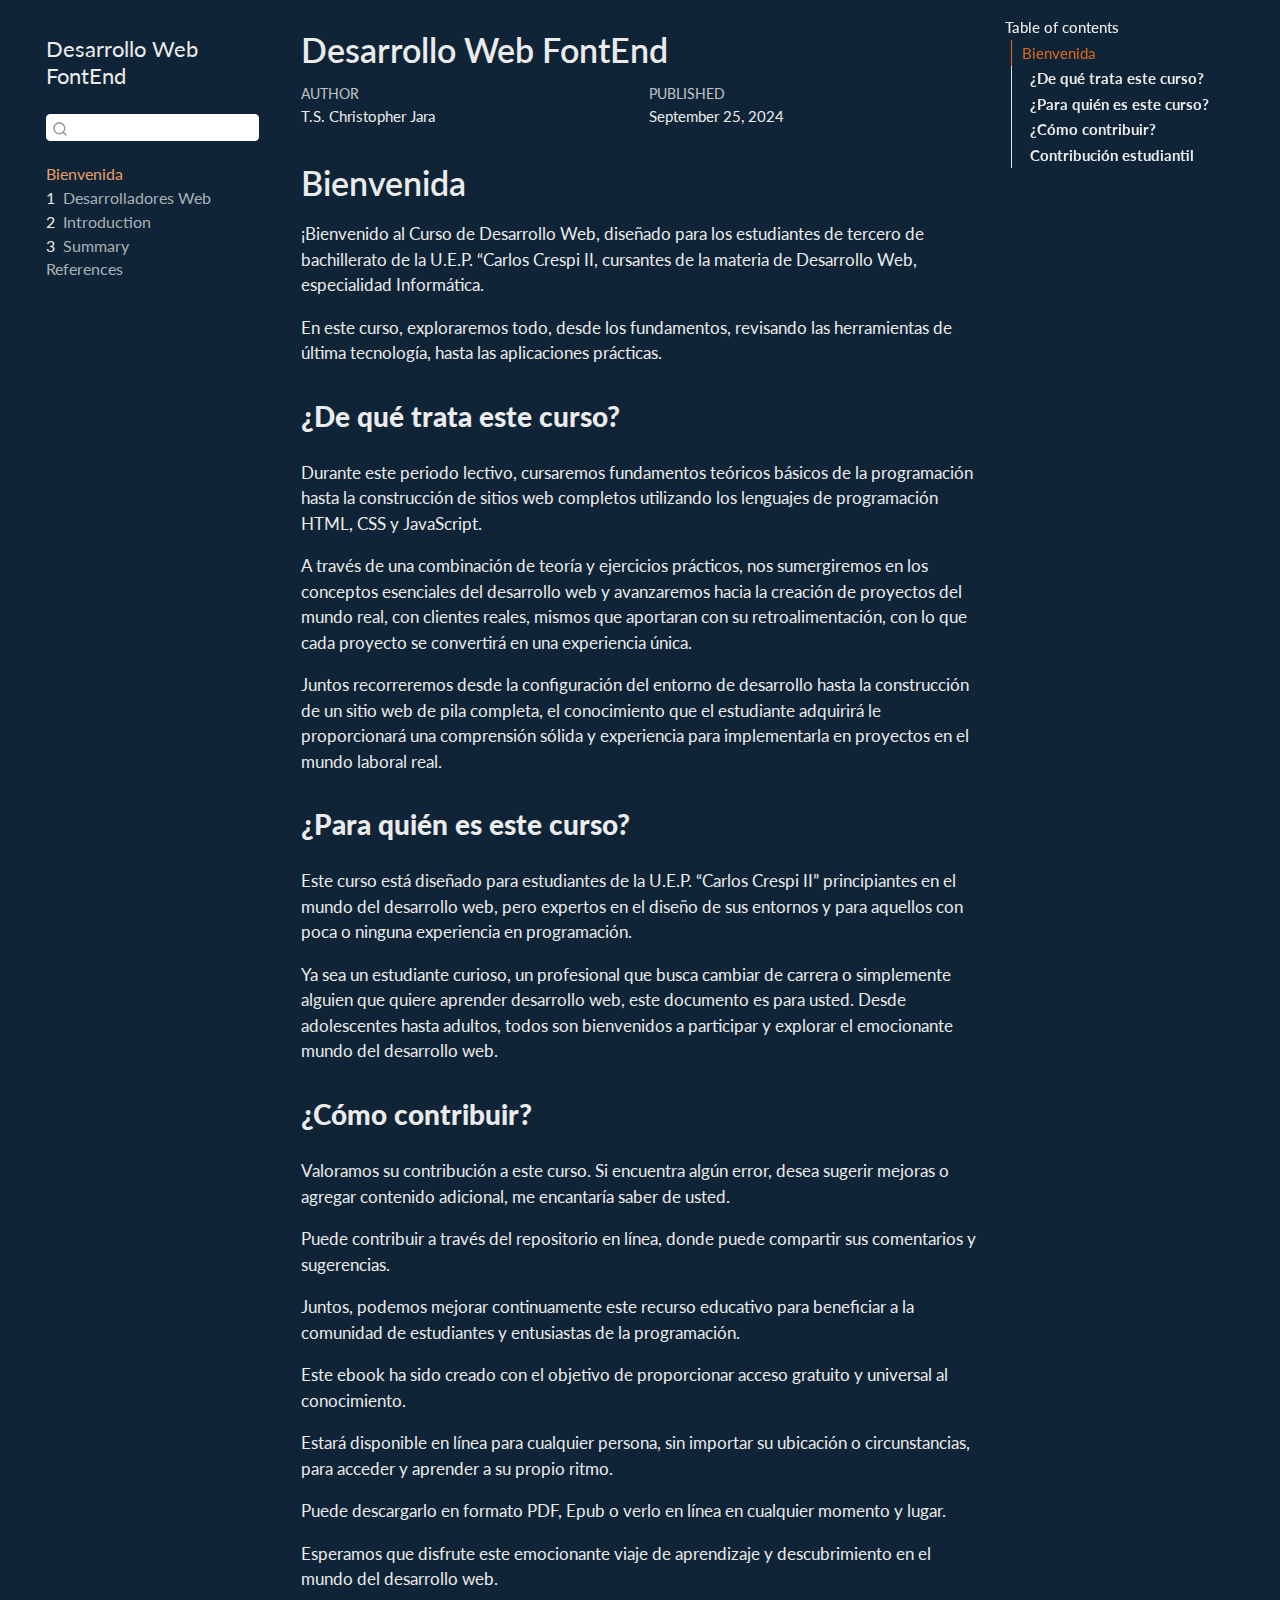
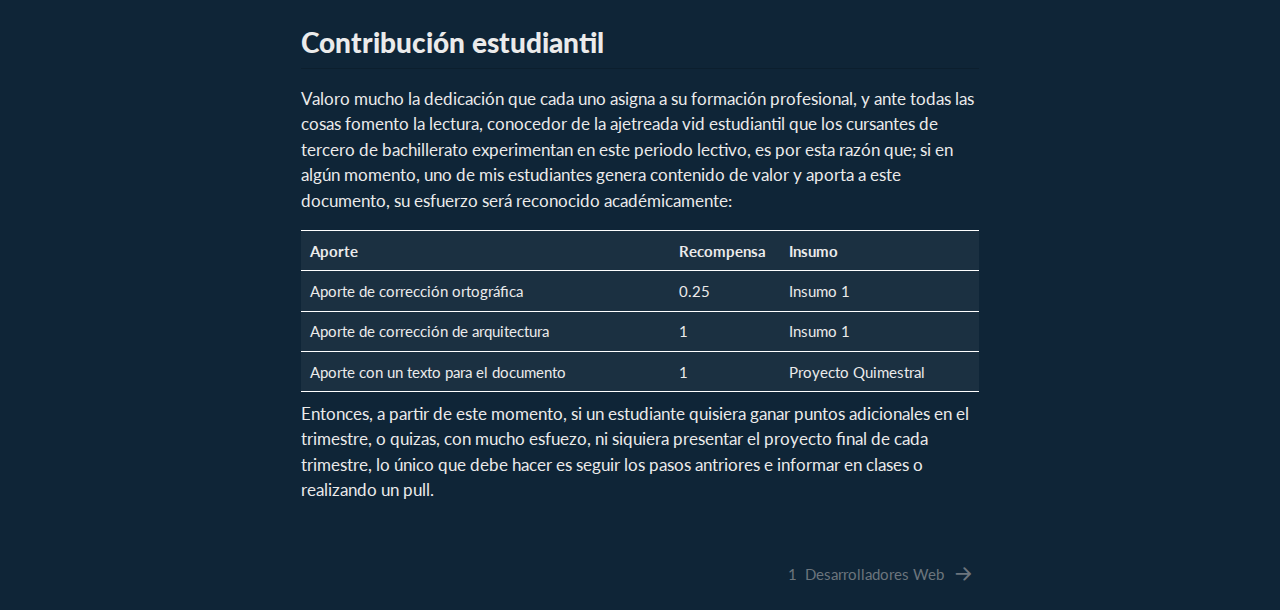
<file: index.html>
<!DOCTYPE html>
<html xmlns="http://www.w3.org/1999/xhtml" lang="en" xml:lang="en"><head>

<meta charset="utf-8">
<meta name="generator" content="quarto-1.5.57">

<meta name="viewport" content="width=device-width, initial-scale=1.0, user-scalable=yes">

<meta name="author" content="T.S. Christopher Jara">
<meta name="dcterms.date" content="2024-09-25">

<title>Desarrollo Web FontEnd</title>
<style>
code{white-space: pre-wrap;}
span.smallcaps{font-variant: small-caps;}
div.columns{display: flex; gap: min(4vw, 1.5em);}
div.column{flex: auto; overflow-x: auto;}
div.hanging-indent{margin-left: 1.5em; text-indent: -1.5em;}
ul.task-list{list-style: none;}
ul.task-list li input[type="checkbox"] {
  width: 0.8em;
  margin: 0 0.8em 0.2em -1em; /* quarto-specific, see https://github.com/quarto-dev/quarto-cli/issues/4556 */ 
  vertical-align: middle;
}
</style>


<script src="site_libs/quarto-nav/quarto-nav.js"></script>
<script src="site_libs/quarto-nav/headroom.min.js"></script>
<script src="site_libs/clipboard/clipboard.min.js"></script>
<script src="site_libs/quarto-search/autocomplete.umd.js"></script>
<script src="site_libs/quarto-search/fuse.min.js"></script>
<script src="site_libs/quarto-search/quarto-search.js"></script>
<meta name="quarto:offset" content="./">
<link href="./1_Capitulo.html" rel="next">
<script src="site_libs/quarto-html/quarto.js"></script>
<script src="site_libs/quarto-html/popper.min.js"></script>
<script src="site_libs/quarto-html/tippy.umd.min.js"></script>
<script src="site_libs/quarto-html/anchor.min.js"></script>
<link href="site_libs/quarto-html/tippy.css" rel="stylesheet">
<link href="site_libs/quarto-html/quarto-syntax-highlighting-dark.css" rel="stylesheet" id="quarto-text-highlighting-styles">
<script src="site_libs/bootstrap/bootstrap.min.js"></script>
<link href="site_libs/bootstrap/bootstrap-icons.css" rel="stylesheet">
<link href="site_libs/bootstrap/bootstrap.min.css" rel="stylesheet" id="quarto-bootstrap" data-mode="dark">
<script id="quarto-search-options" type="application/json">{
  "location": "sidebar",
  "copy-button": false,
  "collapse-after": 3,
  "panel-placement": "start",
  "type": "textbox",
  "limit": 50,
  "keyboard-shortcut": [
    "f",
    "/",
    "s"
  ],
  "show-item-context": false,
  "language": {
    "search-no-results-text": "No results",
    "search-matching-documents-text": "matching documents",
    "search-copy-link-title": "Copy link to search",
    "search-hide-matches-text": "Hide additional matches",
    "search-more-match-text": "more match in this document",
    "search-more-matches-text": "more matches in this document",
    "search-clear-button-title": "Clear",
    "search-text-placeholder": "",
    "search-detached-cancel-button-title": "Cancel",
    "search-submit-button-title": "Submit",
    "search-label": "Search"
  }
}</script>


</head>

<body class="nav-sidebar floating">

<div id="quarto-search-results"></div>
  <header id="quarto-header" class="headroom fixed-top">
  <nav class="quarto-secondary-nav">
    <div class="container-fluid d-flex">
      <button type="button" class="quarto-btn-toggle btn" data-bs-toggle="collapse" role="button" data-bs-target=".quarto-sidebar-collapse-item" aria-controls="quarto-sidebar" aria-expanded="false" aria-label="Toggle sidebar navigation" onclick="if (window.quartoToggleHeadroom) { window.quartoToggleHeadroom(); }">
        <i class="bi bi-layout-text-sidebar-reverse"></i>
      </button>
        <nav class="quarto-page-breadcrumbs" aria-label="breadcrumb"><ol class="breadcrumb"><li class="breadcrumb-item"><a href="./index.html">Bienvenida</a></li></ol></nav>
        <a class="flex-grow-1" role="navigation" data-bs-toggle="collapse" data-bs-target=".quarto-sidebar-collapse-item" aria-controls="quarto-sidebar" aria-expanded="false" aria-label="Toggle sidebar navigation" onclick="if (window.quartoToggleHeadroom) { window.quartoToggleHeadroom(); }">      
        </a>
      <button type="button" class="btn quarto-search-button" aria-label="Search" onclick="window.quartoOpenSearch();">
        <i class="bi bi-search"></i>
      </button>
    </div>
  </nav>
</header>
<!-- content -->
<div id="quarto-content" class="quarto-container page-columns page-rows-contents page-layout-article">
<!-- sidebar -->
  <nav id="quarto-sidebar" class="sidebar collapse collapse-horizontal quarto-sidebar-collapse-item sidebar-navigation floating overflow-auto">
    <div class="pt-lg-2 mt-2 text-left sidebar-header">
    <div class="sidebar-title mb-0 py-0">
      <a href="./">Desarrollo Web FontEnd</a> 
    </div>
      </div>
        <div class="mt-2 flex-shrink-0 align-items-center">
        <div class="sidebar-search">
        <div id="quarto-search" class="" title="Search"></div>
        </div>
        </div>
    <div class="sidebar-menu-container"> 
    <ul class="list-unstyled mt-1">
        <li class="sidebar-item">
  <div class="sidebar-item-container"> 
  <a href="./index.html" class="sidebar-item-text sidebar-link active">
 <span class="menu-text">Bienvenida</span></a>
  </div>
</li>
        <li class="sidebar-item">
  <div class="sidebar-item-container"> 
  <a href="./1_Capitulo.html" class="sidebar-item-text sidebar-link">
 <span class="menu-text"><span class="chapter-number">1</span>&nbsp; <span class="chapter-title">Desarrolladores Web</span></span></a>
  </div>
</li>
        <li class="sidebar-item">
  <div class="sidebar-item-container"> 
  <a href="./intro.html" class="sidebar-item-text sidebar-link">
 <span class="menu-text"><span class="chapter-number">2</span>&nbsp; <span class="chapter-title">Introduction</span></span></a>
  </div>
</li>
        <li class="sidebar-item">
  <div class="sidebar-item-container"> 
  <a href="./summary.html" class="sidebar-item-text sidebar-link">
 <span class="menu-text"><span class="chapter-number">3</span>&nbsp; <span class="chapter-title">Summary</span></span></a>
  </div>
</li>
        <li class="sidebar-item">
  <div class="sidebar-item-container"> 
  <a href="./references.html" class="sidebar-item-text sidebar-link">
 <span class="menu-text">References</span></a>
  </div>
</li>
    </ul>
    </div>
</nav>
<div id="quarto-sidebar-glass" class="quarto-sidebar-collapse-item" data-bs-toggle="collapse" data-bs-target=".quarto-sidebar-collapse-item"></div>
<!-- margin-sidebar -->
    <div id="quarto-margin-sidebar" class="sidebar margin-sidebar">
        <nav id="TOC" role="doc-toc" class="toc-active">
    <h2 id="toc-title">Table of contents</h2>
   
  <ul>
  <li><a href="#bienvenida" id="toc-bienvenida" class="nav-link active" data-scroll-target="#bienvenida">Bienvenida</a>
  <ul class="collapse">
  <li><a href="#de-qué-trata-este-curso" id="toc-de-qué-trata-este-curso" class="nav-link" data-scroll-target="#de-qué-trata-este-curso"><strong>¿De qué trata este curso?</strong></a></li>
  <li><a href="#para-quién-es-este-curso" id="toc-para-quién-es-este-curso" class="nav-link" data-scroll-target="#para-quién-es-este-curso"><strong>¿Para quién es este curso?</strong></a></li>
  <li><a href="#cómo-contribuir" id="toc-cómo-contribuir" class="nav-link" data-scroll-target="#cómo-contribuir"><strong>¿Cómo contribuir?</strong></a></li>
  <li><a href="#contribución-estudiantil" id="toc-contribución-estudiantil" class="nav-link" data-scroll-target="#contribución-estudiantil"><strong>Contribución estudiantil</strong></a></li>
  </ul></li>
  </ul>
</nav>
    </div>
<!-- main -->
<main class="content" id="quarto-document-content">

<header id="title-block-header" class="quarto-title-block default">
<div class="quarto-title">
<h1 class="title">Desarrollo Web FontEnd</h1>
</div>



<div class="quarto-title-meta">

    <div>
    <div class="quarto-title-meta-heading">Author</div>
    <div class="quarto-title-meta-contents">
             <p>T.S. Christopher Jara </p>
          </div>
  </div>
    
    <div>
    <div class="quarto-title-meta-heading">Published</div>
    <div class="quarto-title-meta-contents">
      <p class="date">September 25, 2024</p>
    </div>
  </div>
  
    
  </div>
  


</header>


<section id="bienvenida" class="level1 unnumbered">
<h1 class="unnumbered">Bienvenida</h1>
<p>¡Bienvenido al Curso de Desarrollo Web, diseñado para los estudiantes de tercero de bachillerato de la U.E.P. “Carlos Crespi II, cursantes de la materia de Desarrollo Web, especialidad Informática.</p>
<p>En este curso, exploraremos todo, desde los fundamentos, revisando las herramientas de última tecnología, hasta las aplicaciones prácticas.</p>
<section id="de-qué-trata-este-curso" class="level2">
<h2 class="anchored" data-anchor-id="de-qué-trata-este-curso"><strong>¿De qué trata este curso?</strong></h2>
<p>Durante este periodo lectivo, cursaremos fundamentos teóricos básicos de la programación hasta la construcción de sitios web completos utilizando los lenguajes de programación HTML, CSS y JavaScript.</p>
<p>A través de una combinación de teoría y ejercicios prácticos, nos sumergiremos en los conceptos esenciales del desarrollo web y avanzaremos hacia la creación de proyectos del mundo real, con clientes reales, mismos que aportaran con su retroalimentación, con lo que cada proyecto se convertirá en una experiencia única.</p>
<p>Juntos recorreremos desde la configuración del entorno de desarrollo hasta la construcción de un sitio web de pila completa, el conocimiento que el estudiante adquirirá le proporcionará una comprensión sólida y experiencia para implementarla en proyectos en el mundo laboral real.</p>
</section>
<section id="para-quién-es-este-curso" class="level2">
<h2 class="anchored" data-anchor-id="para-quién-es-este-curso"><strong>¿Para quién es este curso?</strong></h2>
<p>Este curso está diseñado para estudiantes de la U.E.P. “Carlos Crespi II” principiantes en el mundo del desarrollo web, pero expertos en el diseño de sus entornos y para aquellos con poca o ninguna experiencia en programación.</p>
<p>Ya sea un estudiante curioso, un profesional que busca cambiar de carrera o simplemente alguien que quiere aprender desarrollo web, este documento es para usted. Desde adolescentes hasta adultos, todos son bienvenidos a participar y explorar el emocionante mundo del desarrollo web.</p>
</section>
<section id="cómo-contribuir" class="level2">
<h2 class="anchored" data-anchor-id="cómo-contribuir"><strong>¿Cómo contribuir?</strong></h2>
<p>Valoramos su contribución a este curso. Si encuentra algún error, desea sugerir mejoras o agregar contenido adicional, me encantaría saber de usted.</p>
<p>Puede contribuir a través del repositorio en línea, donde puede compartir sus comentarios y sugerencias.</p>
<p>Juntos, podemos mejorar continuamente este recurso educativo para beneficiar a la comunidad de estudiantes y entusiastas de la programación.</p>
<p>Este ebook ha sido creado con el objetivo de proporcionar acceso gratuito y universal al conocimiento.</p>
<p>Estará disponible en línea para cualquier persona, sin importar su ubicación o circunstancias, para acceder y aprender a su propio ritmo.</p>
<p>Puede descargarlo en formato PDF, Epub o verlo en línea en cualquier momento y lugar.</p>
<p>Esperamos que disfrute este emocionante viaje de aprendizaje y descubrimiento en el mundo del desarrollo web.</p>
</section>
<section id="contribución-estudiantil" class="level2">
<h2 class="anchored" data-anchor-id="contribución-estudiantil"><strong>Contribución estudiantil</strong></h2>
<p>Valoro mucho la dedicación que cada uno asigna a su formación profesional, y ante todas las cosas fomento la lectura, conocedor de la ajetreada vid estudiantil que los cursantes de tercero de bachillerato experimentan en este periodo lectivo, es por esta razón que; si en algún momento, uno de mis estudiantes genera contenido de valor y aporta a este documento, su esfuerzo será reconocido académicamente:</p>
<table class="caption-top table">
<colgroup>
<col style="width: 54%">
<col style="width: 16%">
<col style="width: 29%">
</colgroup>
<thead>
<tr class="header">
<th>Aporte</th>
<th>Recompensa</th>
<th>Insumo</th>
</tr>
</thead>
<tbody>
<tr class="odd">
<td>Aporte de corrección ortográfica</td>
<td>0.25</td>
<td>Insumo 1</td>
</tr>
<tr class="even">
<td>Aporte de corrección de arquitectura</td>
<td>1</td>
<td>Insumo 1</td>
</tr>
<tr class="odd">
<td>Aporte con un texto para el documento</td>
<td>1</td>
<td>Proyecto Quimestral</td>
</tr>
</tbody>
</table>
<p>Entonces, a partir de este momento, si un estudiante quisiera ganar puntos adicionales en el trimestre, o quizas, con mucho esfuezo, ni siquiera presentar el proyecto final de cada trimestre, lo único que debe hacer es seguir los pasos antriores e informar en clases o realizando un pull.</p>


</section>
</section>

</main> <!-- /main -->
<script id="quarto-html-after-body" type="application/javascript">
window.document.addEventListener("DOMContentLoaded", function (event) {
  const toggleBodyColorMode = (bsSheetEl) => {
    const mode = bsSheetEl.getAttribute("data-mode");
    const bodyEl = window.document.querySelector("body");
    if (mode === "dark") {
      bodyEl.classList.add("quarto-dark");
      bodyEl.classList.remove("quarto-light");
    } else {
      bodyEl.classList.add("quarto-light");
      bodyEl.classList.remove("quarto-dark");
    }
  }
  const toggleBodyColorPrimary = () => {
    const bsSheetEl = window.document.querySelector("link#quarto-bootstrap");
    if (bsSheetEl) {
      toggleBodyColorMode(bsSheetEl);
    }
  }
  toggleBodyColorPrimary();  
  const icon = "";
  const anchorJS = new window.AnchorJS();
  anchorJS.options = {
    placement: 'right',
    icon: icon
  };
  anchorJS.add('.anchored');
  const isCodeAnnotation = (el) => {
    for (const clz of el.classList) {
      if (clz.startsWith('code-annotation-')) {                     
        return true;
      }
    }
    return false;
  }
  const onCopySuccess = function(e) {
    // button target
    const button = e.trigger;
    // don't keep focus
    button.blur();
    // flash "checked"
    button.classList.add('code-copy-button-checked');
    var currentTitle = button.getAttribute("title");
    button.setAttribute("title", "Copied!");
    let tooltip;
    if (window.bootstrap) {
      button.setAttribute("data-bs-toggle", "tooltip");
      button.setAttribute("data-bs-placement", "left");
      button.setAttribute("data-bs-title", "Copied!");
      tooltip = new bootstrap.Tooltip(button, 
        { trigger: "manual", 
          customClass: "code-copy-button-tooltip",
          offset: [0, -8]});
      tooltip.show();    
    }
    setTimeout(function() {
      if (tooltip) {
        tooltip.hide();
        button.removeAttribute("data-bs-title");
        button.removeAttribute("data-bs-toggle");
        button.removeAttribute("data-bs-placement");
      }
      button.setAttribute("title", currentTitle);
      button.classList.remove('code-copy-button-checked');
    }, 1000);
    // clear code selection
    e.clearSelection();
  }
  const getTextToCopy = function(trigger) {
      const codeEl = trigger.previousElementSibling.cloneNode(true);
      for (const childEl of codeEl.children) {
        if (isCodeAnnotation(childEl)) {
          childEl.remove();
        }
      }
      return codeEl.innerText;
  }
  const clipboard = new window.ClipboardJS('.code-copy-button:not([data-in-quarto-modal])', {
    text: getTextToCopy
  });
  clipboard.on('success', onCopySuccess);
  if (window.document.getElementById('quarto-embedded-source-code-modal')) {
    // For code content inside modals, clipBoardJS needs to be initialized with a container option
    // TODO: Check when it could be a function (https://github.com/zenorocha/clipboard.js/issues/860)
    const clipboardModal = new window.ClipboardJS('.code-copy-button[data-in-quarto-modal]', {
      text: getTextToCopy,
      container: window.document.getElementById('quarto-embedded-source-code-modal')
    });
    clipboardModal.on('success', onCopySuccess);
  }
    var localhostRegex = new RegExp(/^(?:http|https):\/\/localhost\:?[0-9]*\//);
    var mailtoRegex = new RegExp(/^mailto:/);
      var filterRegex = new RegExp('/' + window.location.host + '/');
    var isInternal = (href) => {
        return filterRegex.test(href) || localhostRegex.test(href) || mailtoRegex.test(href);
    }
    // Inspect non-navigation links and adorn them if external
 	var links = window.document.querySelectorAll('a[href]:not(.nav-link):not(.navbar-brand):not(.toc-action):not(.sidebar-link):not(.sidebar-item-toggle):not(.pagination-link):not(.no-external):not([aria-hidden]):not(.dropdown-item):not(.quarto-navigation-tool):not(.about-link)');
    for (var i=0; i<links.length; i++) {
      const link = links[i];
      if (!isInternal(link.href)) {
        // undo the damage that might have been done by quarto-nav.js in the case of
        // links that we want to consider external
        if (link.dataset.originalHref !== undefined) {
          link.href = link.dataset.originalHref;
        }
      }
    }
  function tippyHover(el, contentFn, onTriggerFn, onUntriggerFn) {
    const config = {
      allowHTML: true,
      maxWidth: 500,
      delay: 100,
      arrow: false,
      appendTo: function(el) {
          return el.parentElement;
      },
      interactive: true,
      interactiveBorder: 10,
      theme: 'quarto',
      placement: 'bottom-start',
    };
    if (contentFn) {
      config.content = contentFn;
    }
    if (onTriggerFn) {
      config.onTrigger = onTriggerFn;
    }
    if (onUntriggerFn) {
      config.onUntrigger = onUntriggerFn;
    }
    window.tippy(el, config); 
  }
  const noterefs = window.document.querySelectorAll('a[role="doc-noteref"]');
  for (var i=0; i<noterefs.length; i++) {
    const ref = noterefs[i];
    tippyHover(ref, function() {
      // use id or data attribute instead here
      let href = ref.getAttribute('data-footnote-href') || ref.getAttribute('href');
      try { href = new URL(href).hash; } catch {}
      const id = href.replace(/^#\/?/, "");
      const note = window.document.getElementById(id);
      if (note) {
        return note.innerHTML;
      } else {
        return "";
      }
    });
  }
  const xrefs = window.document.querySelectorAll('a.quarto-xref');
  const processXRef = (id, note) => {
    // Strip column container classes
    const stripColumnClz = (el) => {
      el.classList.remove("page-full", "page-columns");
      if (el.children) {
        for (const child of el.children) {
          stripColumnClz(child);
        }
      }
    }
    stripColumnClz(note)
    if (id === null || id.startsWith('sec-')) {
      // Special case sections, only their first couple elements
      const container = document.createElement("div");
      if (note.children && note.children.length > 2) {
        container.appendChild(note.children[0].cloneNode(true));
        for (let i = 1; i < note.children.length; i++) {
          const child = note.children[i];
          if (child.tagName === "P" && child.innerText === "") {
            continue;
          } else {
            container.appendChild(child.cloneNode(true));
            break;
          }
        }
        if (window.Quarto?.typesetMath) {
          window.Quarto.typesetMath(container);
        }
        return container.innerHTML
      } else {
        if (window.Quarto?.typesetMath) {
          window.Quarto.typesetMath(note);
        }
        return note.innerHTML;
      }
    } else {
      // Remove any anchor links if they are present
      const anchorLink = note.querySelector('a.anchorjs-link');
      if (anchorLink) {
        anchorLink.remove();
      }
      if (window.Quarto?.typesetMath) {
        window.Quarto.typesetMath(note);
      }
      // TODO in 1.5, we should make sure this works without a callout special case
      if (note.classList.contains("callout")) {
        return note.outerHTML;
      } else {
        return note.innerHTML;
      }
    }
  }
  for (var i=0; i<xrefs.length; i++) {
    const xref = xrefs[i];
    tippyHover(xref, undefined, function(instance) {
      instance.disable();
      let url = xref.getAttribute('href');
      let hash = undefined; 
      if (url.startsWith('#')) {
        hash = url;
      } else {
        try { hash = new URL(url).hash; } catch {}
      }
      if (hash) {
        const id = hash.replace(/^#\/?/, "");
        const note = window.document.getElementById(id);
        if (note !== null) {
          try {
            const html = processXRef(id, note.cloneNode(true));
            instance.setContent(html);
          } finally {
            instance.enable();
            instance.show();
          }
        } else {
          // See if we can fetch this
          fetch(url.split('#')[0])
          .then(res => res.text())
          .then(html => {
            const parser = new DOMParser();
            const htmlDoc = parser.parseFromString(html, "text/html");
            const note = htmlDoc.getElementById(id);
            if (note !== null) {
              const html = processXRef(id, note);
              instance.setContent(html);
            } 
          }).finally(() => {
            instance.enable();
            instance.show();
          });
        }
      } else {
        // See if we can fetch a full url (with no hash to target)
        // This is a special case and we should probably do some content thinning / targeting
        fetch(url)
        .then(res => res.text())
        .then(html => {
          const parser = new DOMParser();
          const htmlDoc = parser.parseFromString(html, "text/html");
          const note = htmlDoc.querySelector('main.content');
          if (note !== null) {
            // This should only happen for chapter cross references
            // (since there is no id in the URL)
            // remove the first header
            if (note.children.length > 0 && note.children[0].tagName === "HEADER") {
              note.children[0].remove();
            }
            const html = processXRef(null, note);
            instance.setContent(html);
          } 
        }).finally(() => {
          instance.enable();
          instance.show();
        });
      }
    }, function(instance) {
    });
  }
      let selectedAnnoteEl;
      const selectorForAnnotation = ( cell, annotation) => {
        let cellAttr = 'data-code-cell="' + cell + '"';
        let lineAttr = 'data-code-annotation="' +  annotation + '"';
        const selector = 'span[' + cellAttr + '][' + lineAttr + ']';
        return selector;
      }
      const selectCodeLines = (annoteEl) => {
        const doc = window.document;
        const targetCell = annoteEl.getAttribute("data-target-cell");
        const targetAnnotation = annoteEl.getAttribute("data-target-annotation");
        const annoteSpan = window.document.querySelector(selectorForAnnotation(targetCell, targetAnnotation));
        const lines = annoteSpan.getAttribute("data-code-lines").split(",");
        const lineIds = lines.map((line) => {
          return targetCell + "-" + line;
        })
        let top = null;
        let height = null;
        let parent = null;
        if (lineIds.length > 0) {
            //compute the position of the single el (top and bottom and make a div)
            const el = window.document.getElementById(lineIds[0]);
            top = el.offsetTop;
            height = el.offsetHeight;
            parent = el.parentElement.parentElement;
          if (lineIds.length > 1) {
            const lastEl = window.document.getElementById(lineIds[lineIds.length - 1]);
            const bottom = lastEl.offsetTop + lastEl.offsetHeight;
            height = bottom - top;
          }
          if (top !== null && height !== null && parent !== null) {
            // cook up a div (if necessary) and position it 
            let div = window.document.getElementById("code-annotation-line-highlight");
            if (div === null) {
              div = window.document.createElement("div");
              div.setAttribute("id", "code-annotation-line-highlight");
              div.style.position = 'absolute';
              parent.appendChild(div);
            }
            div.style.top = top - 2 + "px";
            div.style.height = height + 4 + "px";
            div.style.left = 0;
            let gutterDiv = window.document.getElementById("code-annotation-line-highlight-gutter");
            if (gutterDiv === null) {
              gutterDiv = window.document.createElement("div");
              gutterDiv.setAttribute("id", "code-annotation-line-highlight-gutter");
              gutterDiv.style.position = 'absolute';
              const codeCell = window.document.getElementById(targetCell);
              const gutter = codeCell.querySelector('.code-annotation-gutter');
              gutter.appendChild(gutterDiv);
            }
            gutterDiv.style.top = top - 2 + "px";
            gutterDiv.style.height = height + 4 + "px";
          }
          selectedAnnoteEl = annoteEl;
        }
      };
      const unselectCodeLines = () => {
        const elementsIds = ["code-annotation-line-highlight", "code-annotation-line-highlight-gutter"];
        elementsIds.forEach((elId) => {
          const div = window.document.getElementById(elId);
          if (div) {
            div.remove();
          }
        });
        selectedAnnoteEl = undefined;
      };
        // Handle positioning of the toggle
    window.addEventListener(
      "resize",
      throttle(() => {
        elRect = undefined;
        if (selectedAnnoteEl) {
          selectCodeLines(selectedAnnoteEl);
        }
      }, 10)
    );
    function throttle(fn, ms) {
    let throttle = false;
    let timer;
      return (...args) => {
        if(!throttle) { // first call gets through
            fn.apply(this, args);
            throttle = true;
        } else { // all the others get throttled
            if(timer) clearTimeout(timer); // cancel #2
            timer = setTimeout(() => {
              fn.apply(this, args);
              timer = throttle = false;
            }, ms);
        }
      };
    }
      // Attach click handler to the DT
      const annoteDls = window.document.querySelectorAll('dt[data-target-cell]');
      for (const annoteDlNode of annoteDls) {
        annoteDlNode.addEventListener('click', (event) => {
          const clickedEl = event.target;
          if (clickedEl !== selectedAnnoteEl) {
            unselectCodeLines();
            const activeEl = window.document.querySelector('dt[data-target-cell].code-annotation-active');
            if (activeEl) {
              activeEl.classList.remove('code-annotation-active');
            }
            selectCodeLines(clickedEl);
            clickedEl.classList.add('code-annotation-active');
          } else {
            // Unselect the line
            unselectCodeLines();
            clickedEl.classList.remove('code-annotation-active');
          }
        });
      }
  const findCites = (el) => {
    const parentEl = el.parentElement;
    if (parentEl) {
      const cites = parentEl.dataset.cites;
      if (cites) {
        return {
          el,
          cites: cites.split(' ')
        };
      } else {
        return findCites(el.parentElement)
      }
    } else {
      return undefined;
    }
  };
  var bibliorefs = window.document.querySelectorAll('a[role="doc-biblioref"]');
  for (var i=0; i<bibliorefs.length; i++) {
    const ref = bibliorefs[i];
    const citeInfo = findCites(ref);
    if (citeInfo) {
      tippyHover(citeInfo.el, function() {
        var popup = window.document.createElement('div');
        citeInfo.cites.forEach(function(cite) {
          var citeDiv = window.document.createElement('div');
          citeDiv.classList.add('hanging-indent');
          citeDiv.classList.add('csl-entry');
          var biblioDiv = window.document.getElementById('ref-' + cite);
          if (biblioDiv) {
            citeDiv.innerHTML = biblioDiv.innerHTML;
          }
          popup.appendChild(citeDiv);
        });
        return popup.innerHTML;
      });
    }
  }
});
</script>
<nav class="page-navigation">
  <div class="nav-page nav-page-previous">
  </div>
  <div class="nav-page nav-page-next">
      <a href="./1_Capitulo.html" class="pagination-link" aria-label="Desarrolladores Web">
        <span class="nav-page-text"><span class="chapter-number">1</span>&nbsp; <span class="chapter-title">Desarrolladores Web</span></span> <i class="bi bi-arrow-right-short"></i>
      </a>
  </div>
</nav>
</div> <!-- /content -->




</body></html>
</file>
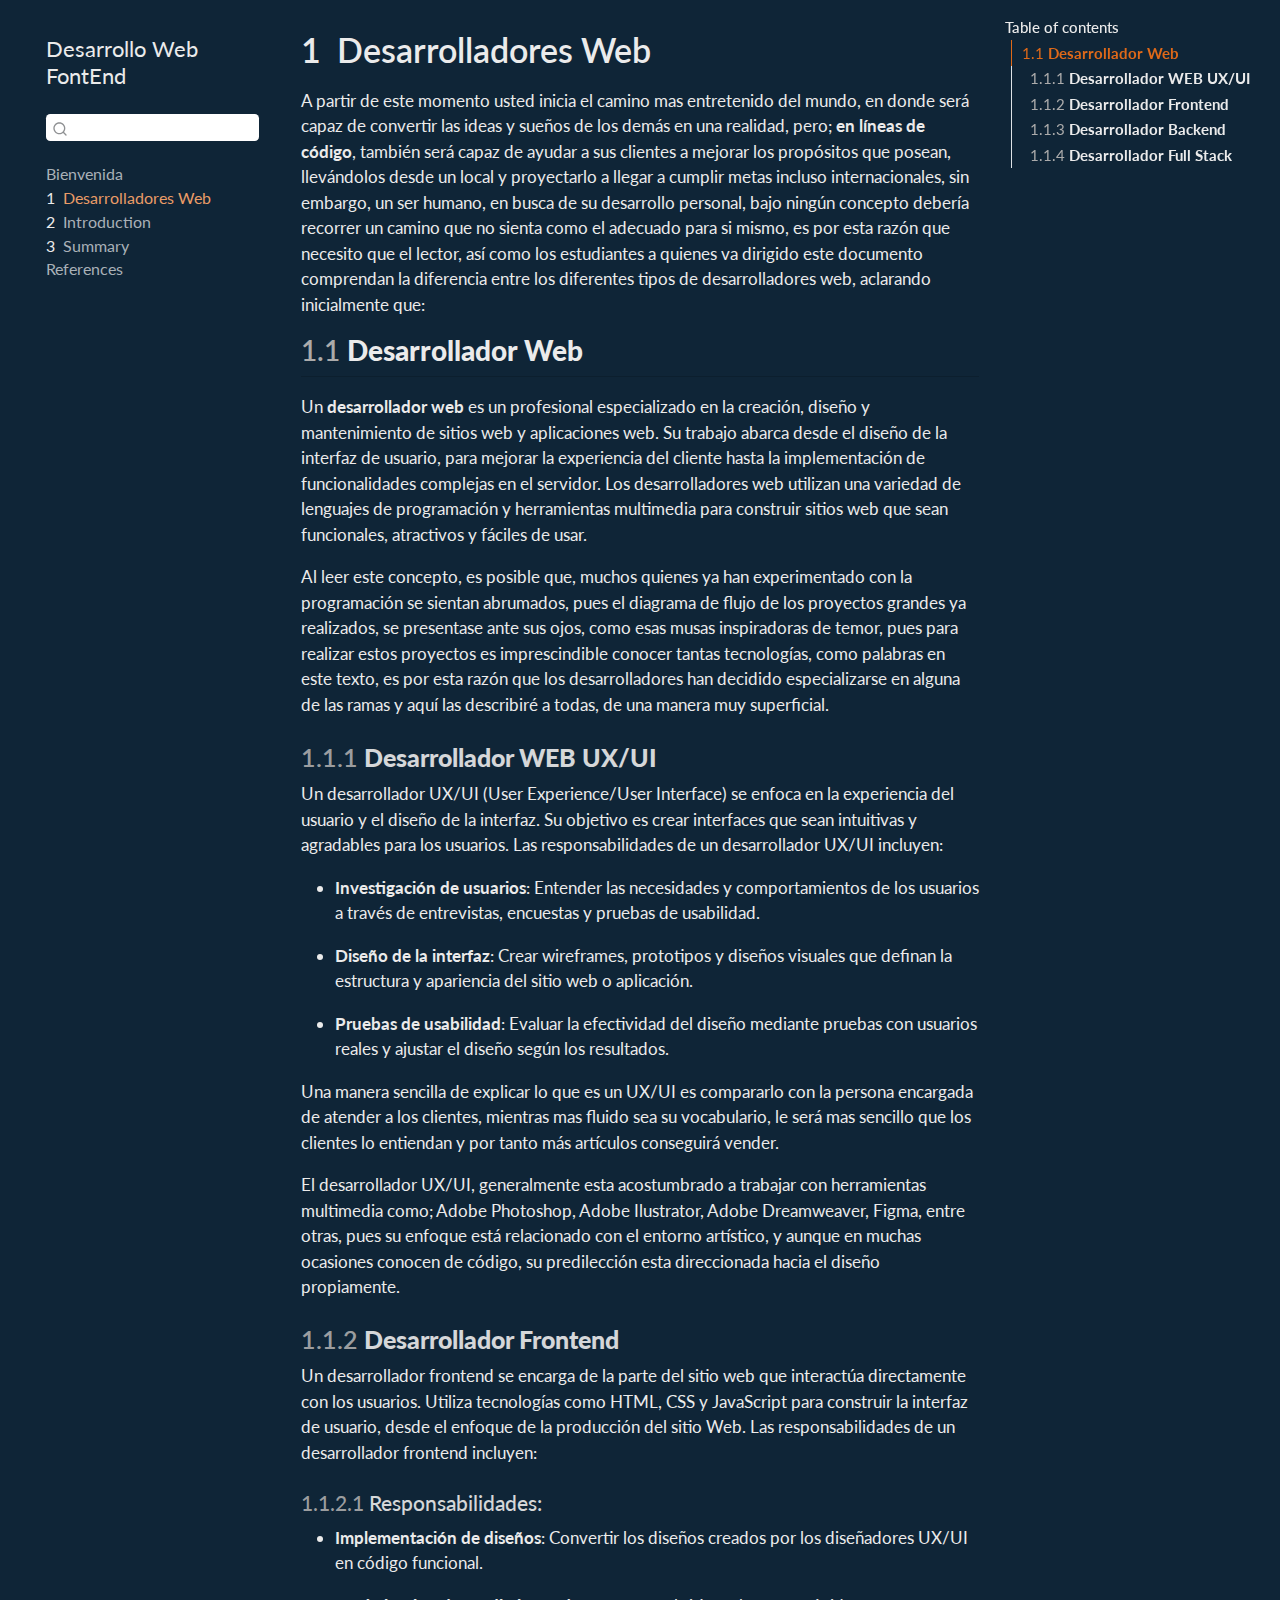
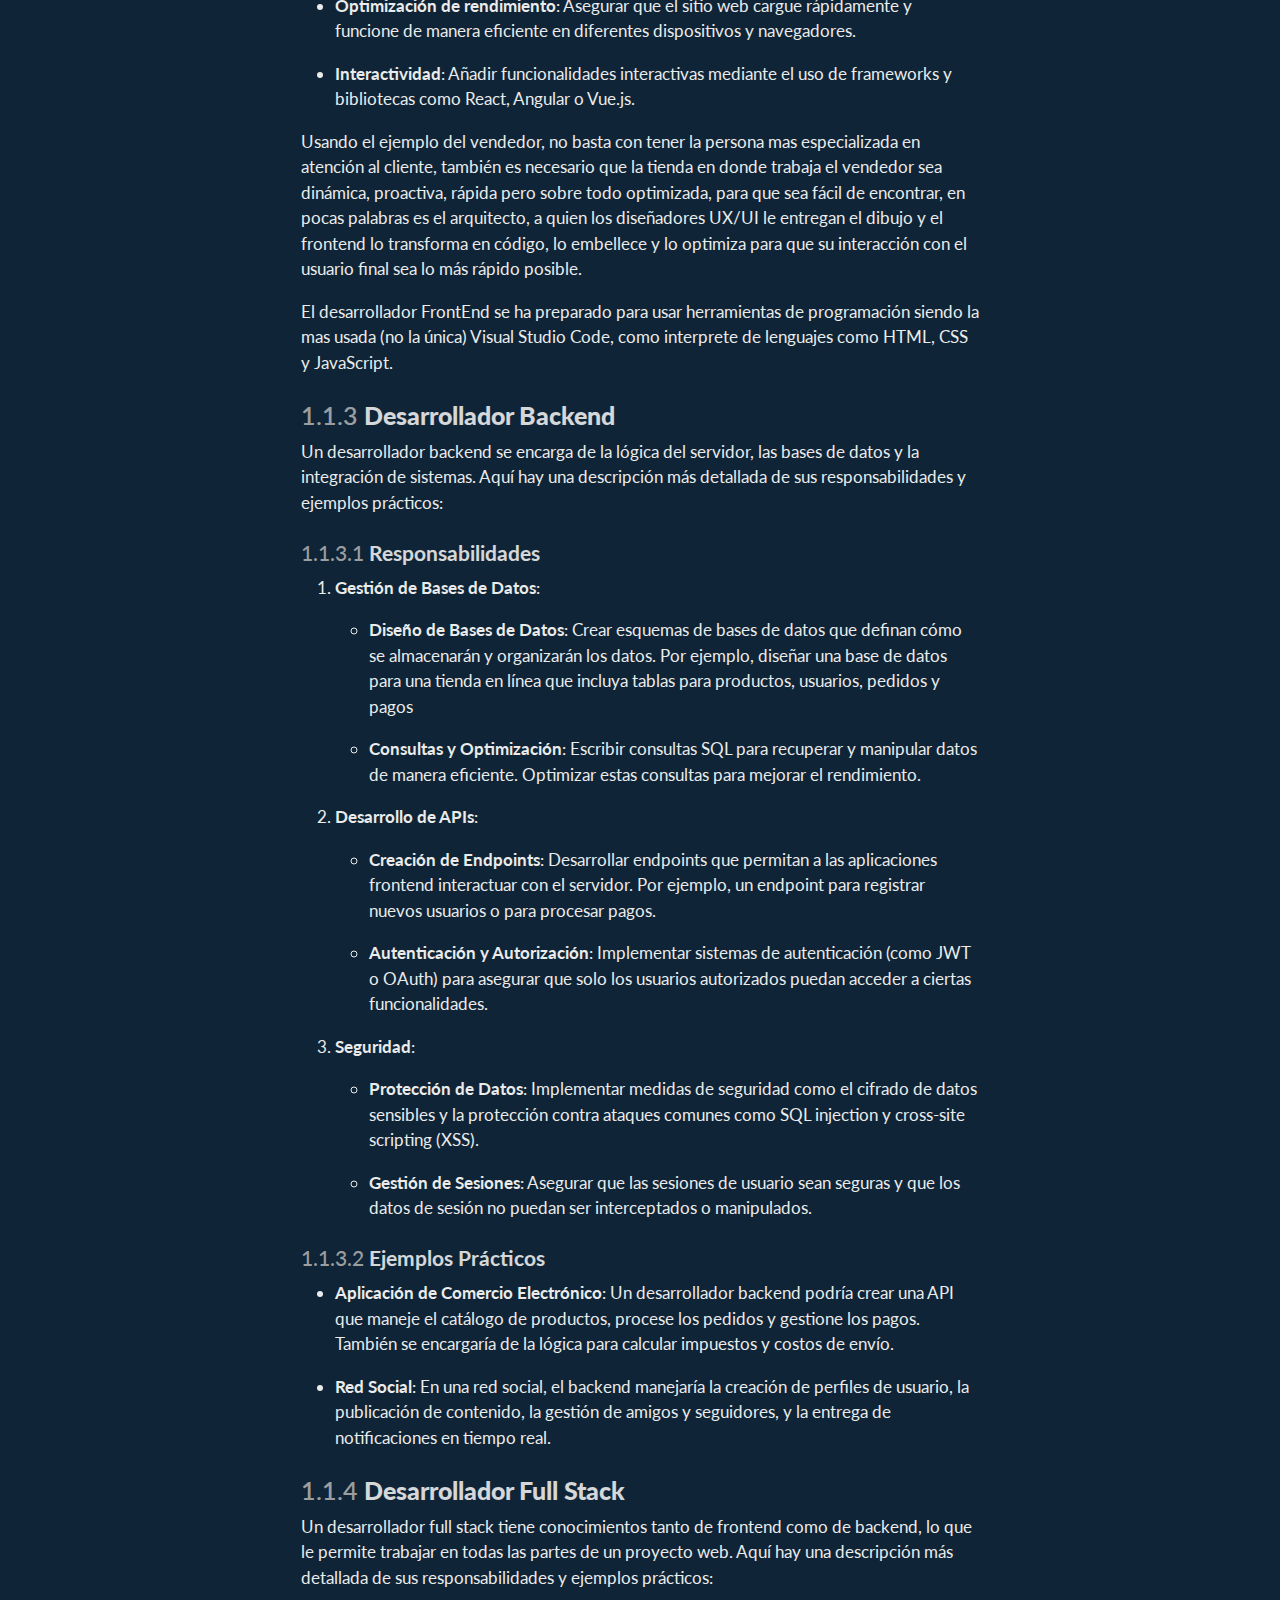
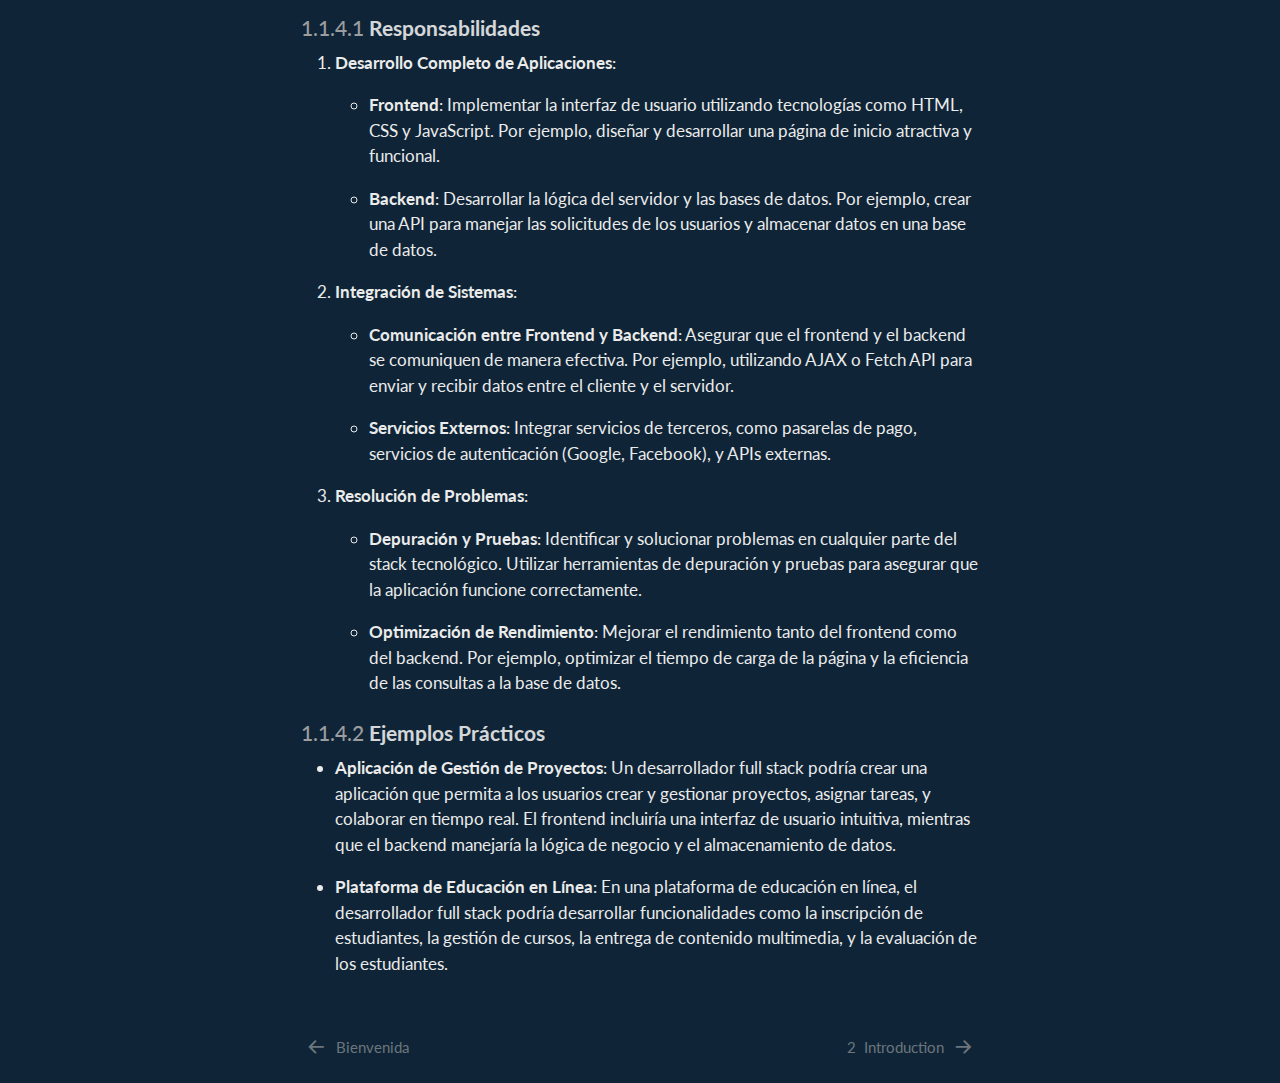
<file: 1_Capitulo.html>
<!DOCTYPE html>
<html xmlns="http://www.w3.org/1999/xhtml" lang="en" xml:lang="en"><head>

<meta charset="utf-8">
<meta name="generator" content="quarto-1.5.57">

<meta name="viewport" content="width=device-width, initial-scale=1.0, user-scalable=yes">


<title>1&nbsp; Desarrolladores Web – Desarrollo Web FontEnd</title>
<style>
code{white-space: pre-wrap;}
span.smallcaps{font-variant: small-caps;}
div.columns{display: flex; gap: min(4vw, 1.5em);}
div.column{flex: auto; overflow-x: auto;}
div.hanging-indent{margin-left: 1.5em; text-indent: -1.5em;}
ul.task-list{list-style: none;}
ul.task-list li input[type="checkbox"] {
  width: 0.8em;
  margin: 0 0.8em 0.2em -1em; /* quarto-specific, see https://github.com/quarto-dev/quarto-cli/issues/4556 */ 
  vertical-align: middle;
}
</style>


<script src="site_libs/quarto-nav/quarto-nav.js"></script>
<script src="site_libs/quarto-nav/headroom.min.js"></script>
<script src="site_libs/clipboard/clipboard.min.js"></script>
<script src="site_libs/quarto-search/autocomplete.umd.js"></script>
<script src="site_libs/quarto-search/fuse.min.js"></script>
<script src="site_libs/quarto-search/quarto-search.js"></script>
<meta name="quarto:offset" content="./">
<link href="./intro.html" rel="next">
<link href="./index.html" rel="prev">
<script src="site_libs/quarto-html/quarto.js"></script>
<script src="site_libs/quarto-html/popper.min.js"></script>
<script src="site_libs/quarto-html/tippy.umd.min.js"></script>
<script src="site_libs/quarto-html/anchor.min.js"></script>
<link href="site_libs/quarto-html/tippy.css" rel="stylesheet">
<link href="site_libs/quarto-html/quarto-syntax-highlighting-dark.css" rel="stylesheet" id="quarto-text-highlighting-styles">
<script src="site_libs/bootstrap/bootstrap.min.js"></script>
<link href="site_libs/bootstrap/bootstrap-icons.css" rel="stylesheet">
<link href="site_libs/bootstrap/bootstrap.min.css" rel="stylesheet" id="quarto-bootstrap" data-mode="dark">
<script id="quarto-search-options" type="application/json">{
  "location": "sidebar",
  "copy-button": false,
  "collapse-after": 3,
  "panel-placement": "start",
  "type": "textbox",
  "limit": 50,
  "keyboard-shortcut": [
    "f",
    "/",
    "s"
  ],
  "show-item-context": false,
  "language": {
    "search-no-results-text": "No results",
    "search-matching-documents-text": "matching documents",
    "search-copy-link-title": "Copy link to search",
    "search-hide-matches-text": "Hide additional matches",
    "search-more-match-text": "more match in this document",
    "search-more-matches-text": "more matches in this document",
    "search-clear-button-title": "Clear",
    "search-text-placeholder": "",
    "search-detached-cancel-button-title": "Cancel",
    "search-submit-button-title": "Submit",
    "search-label": "Search"
  }
}</script>


</head>

<body class="nav-sidebar floating">

<div id="quarto-search-results"></div>
  <header id="quarto-header" class="headroom fixed-top">
  <nav class="quarto-secondary-nav">
    <div class="container-fluid d-flex">
      <button type="button" class="quarto-btn-toggle btn" data-bs-toggle="collapse" role="button" data-bs-target=".quarto-sidebar-collapse-item" aria-controls="quarto-sidebar" aria-expanded="false" aria-label="Toggle sidebar navigation" onclick="if (window.quartoToggleHeadroom) { window.quartoToggleHeadroom(); }">
        <i class="bi bi-layout-text-sidebar-reverse"></i>
      </button>
        <nav class="quarto-page-breadcrumbs" aria-label="breadcrumb"><ol class="breadcrumb"><li class="breadcrumb-item"><a href="./1_Capitulo.html"><span class="chapter-number">1</span>&nbsp; <span class="chapter-title">Desarrolladores Web</span></a></li></ol></nav>
        <a class="flex-grow-1" role="navigation" data-bs-toggle="collapse" data-bs-target=".quarto-sidebar-collapse-item" aria-controls="quarto-sidebar" aria-expanded="false" aria-label="Toggle sidebar navigation" onclick="if (window.quartoToggleHeadroom) { window.quartoToggleHeadroom(); }">      
        </a>
      <button type="button" class="btn quarto-search-button" aria-label="Search" onclick="window.quartoOpenSearch();">
        <i class="bi bi-search"></i>
      </button>
    </div>
  </nav>
</header>
<!-- content -->
<div id="quarto-content" class="quarto-container page-columns page-rows-contents page-layout-article">
<!-- sidebar -->
  <nav id="quarto-sidebar" class="sidebar collapse collapse-horizontal quarto-sidebar-collapse-item sidebar-navigation floating overflow-auto">
    <div class="pt-lg-2 mt-2 text-left sidebar-header">
    <div class="sidebar-title mb-0 py-0">
      <a href="./">Desarrollo Web FontEnd</a> 
    </div>
      </div>
        <div class="mt-2 flex-shrink-0 align-items-center">
        <div class="sidebar-search">
        <div id="quarto-search" class="" title="Search"></div>
        </div>
        </div>
    <div class="sidebar-menu-container"> 
    <ul class="list-unstyled mt-1">
        <li class="sidebar-item">
  <div class="sidebar-item-container"> 
  <a href="./index.html" class="sidebar-item-text sidebar-link">
 <span class="menu-text">Bienvenida</span></a>
  </div>
</li>
        <li class="sidebar-item">
  <div class="sidebar-item-container"> 
  <a href="./1_Capitulo.html" class="sidebar-item-text sidebar-link active">
 <span class="menu-text"><span class="chapter-number">1</span>&nbsp; <span class="chapter-title">Desarrolladores Web</span></span></a>
  </div>
</li>
        <li class="sidebar-item">
  <div class="sidebar-item-container"> 
  <a href="./intro.html" class="sidebar-item-text sidebar-link">
 <span class="menu-text"><span class="chapter-number">2</span>&nbsp; <span class="chapter-title">Introduction</span></span></a>
  </div>
</li>
        <li class="sidebar-item">
  <div class="sidebar-item-container"> 
  <a href="./summary.html" class="sidebar-item-text sidebar-link">
 <span class="menu-text"><span class="chapter-number">3</span>&nbsp; <span class="chapter-title">Summary</span></span></a>
  </div>
</li>
        <li class="sidebar-item">
  <div class="sidebar-item-container"> 
  <a href="./references.html" class="sidebar-item-text sidebar-link">
 <span class="menu-text">References</span></a>
  </div>
</li>
    </ul>
    </div>
</nav>
<div id="quarto-sidebar-glass" class="quarto-sidebar-collapse-item" data-bs-toggle="collapse" data-bs-target=".quarto-sidebar-collapse-item"></div>
<!-- margin-sidebar -->
    <div id="quarto-margin-sidebar" class="sidebar margin-sidebar">
        <nav id="TOC" role="doc-toc" class="toc-active">
    <h2 id="toc-title">Table of contents</h2>
   
  <ul>
  <li><a href="#desarrollador-web" id="toc-desarrollador-web" class="nav-link active" data-scroll-target="#desarrollador-web"><span class="header-section-number">1.1</span> <strong>Desarrollador Web</strong></a>
  <ul class="collapse">
  <li><a href="#desarrollador-web-uxui" id="toc-desarrollador-web-uxui" class="nav-link" data-scroll-target="#desarrollador-web-uxui"><span class="header-section-number">1.1.1</span> <strong>Desarrollador WEB UX/UI</strong></a></li>
  <li><a href="#desarrollador-frontend" id="toc-desarrollador-frontend" class="nav-link" data-scroll-target="#desarrollador-frontend"><span class="header-section-number">1.1.2</span> <strong>Desarrollador Frontend</strong></a></li>
  <li><a href="#desarrollador-backend" id="toc-desarrollador-backend" class="nav-link" data-scroll-target="#desarrollador-backend"><span class="header-section-number">1.1.3</span> <strong>Desarrollador Backend</strong></a></li>
  <li><a href="#desarrollador-full-stack" id="toc-desarrollador-full-stack" class="nav-link" data-scroll-target="#desarrollador-full-stack"><span class="header-section-number">1.1.4</span> <strong>Desarrollador Full Stack</strong></a></li>
  </ul></li>
  </ul>
</nav>
    </div>
<!-- main -->
<main class="content" id="quarto-document-content">

<header id="title-block-header" class="quarto-title-block default">
<div class="quarto-title">
<h1 class="title"><span class="chapter-number">1</span>&nbsp; <span class="chapter-title">Desarrolladores Web</span></h1>
</div>



<div class="quarto-title-meta">

    
  
    
  </div>
  


</header>


<p>A partir de este momento usted inicia el camino mas entretenido del mundo, en donde será capaz de convertir las ideas y sueños de los demás en una realidad, pero; <strong>en líneas de código</strong>, también será capaz de ayudar a sus clientes a mejorar los propósitos que posean, llevándolos desde un local y proyectarlo a llegar a cumplir metas incluso internacionales, sin embargo, un ser humano, en busca de su desarrollo personal, bajo ningún concepto debería recorrer un camino que no sienta como el adecuado para si mismo, es por esta razón que necesito que el lector, así como los estudiantes a quienes va dirigido este documento comprendan la diferencia entre los diferentes tipos de desarrolladores web, aclarando inicialmente que:</p>
<section id="desarrollador-web" class="level2" data-number="1.1">
<h2 data-number="1.1" class="anchored" data-anchor-id="desarrollador-web"><span class="header-section-number">1.1</span> <strong>Desarrollador Web</strong></h2>
<p>Un <strong>desarrollador web</strong> es un profesional especializado en la creación, diseño y mantenimiento de sitios web y aplicaciones web. Su trabajo abarca desde el diseño de la interfaz de usuario, para mejorar la experiencia del cliente hasta la implementación de funcionalidades complejas en el servidor. Los desarrolladores web utilizan una variedad de lenguajes de programación y herramientas multimedia para construir sitios web que sean funcionales, atractivos y fáciles de usar.</p>
<p>Al leer este concepto, es posible que, muchos quienes ya han experimentado con la programación se sientan abrumados, pues el diagrama de flujo de los proyectos grandes ya realizados, se presentase ante sus ojos, como esas musas inspiradoras de temor, pues para realizar estos proyectos es imprescindible conocer tantas tecnologías, como palabras en este texto, es por esta razón que los desarrolladores han decidido especializarse en alguna de las ramas y aquí las describiré a todas, de una manera muy superficial.</p>
<section id="desarrollador-web-uxui" class="level3" data-number="1.1.1">
<h3 data-number="1.1.1" class="anchored" data-anchor-id="desarrollador-web-uxui"><span class="header-section-number">1.1.1</span> <strong>Desarrollador WEB UX/UI</strong></h3>
<p>Un desarrollador UX/UI (User Experience/User Interface) se enfoca en la experiencia del usuario y el diseño de la interfaz. Su objetivo es crear interfaces que sean intuitivas y agradables para los usuarios. Las responsabilidades de un desarrollador UX/UI incluyen:</p>
<ul>
<li><p><strong>Investigación de usuarios</strong>: Entender las necesidades y comportamientos de los usuarios a través de entrevistas, encuestas y pruebas de usabilidad.</p></li>
<li><p><strong>Diseño de la interfaz</strong>: Crear wireframes, prototipos y diseños visuales que definan la estructura y apariencia del sitio web o aplicación.</p></li>
<li><p><strong>Pruebas de usabilidad</strong>: Evaluar la efectividad del diseño mediante pruebas con usuarios reales y ajustar el diseño según los resultados.</p></li>
</ul>
<p>Una manera sencilla de explicar lo que es un UX/UI es compararlo con la persona encargada de atender a los clientes, mientras mas fluido sea su vocabulario, le será mas sencillo que los clientes lo entiendan y por tanto más artículos conseguirá vender.</p>
<p>El desarrollador UX/UI, generalmente esta acostumbrado a trabajar con herramientas multimedia como; Adobe Photoshop, Adobe Ilustrator, Adobe Dreamweaver, Figma, entre otras, pues su enfoque está relacionado con el entorno artístico, y aunque en muchas ocasiones conocen de código, su predilección esta direccionada hacia el diseño propiamente.</p>
</section>
<section id="desarrollador-frontend" class="level3" data-number="1.1.2">
<h3 data-number="1.1.2" class="anchored" data-anchor-id="desarrollador-frontend"><span class="header-section-number">1.1.2</span> <strong>Desarrollador Frontend</strong></h3>
<p>Un desarrollador frontend se encarga de la parte del sitio web que interactúa directamente con los usuarios. Utiliza tecnologías como HTML, CSS y JavaScript para construir la interfaz de usuario, desde el enfoque de la producción del sitio Web. Las responsabilidades de un desarrollador frontend incluyen:</p>
<section id="responsabilidades" class="level4" data-number="1.1.2.1">
<h4 data-number="1.1.2.1" class="anchored" data-anchor-id="responsabilidades"><span class="header-section-number">1.1.2.1</span> Responsabilidades:</h4>
<ul>
<li><p><strong>Implementación de diseños</strong>: Convertir los diseños creados por los diseñadores UX/UI en código funcional.</p></li>
<li><p><strong>Optimización de rendimiento</strong>: Asegurar que el sitio web cargue rápidamente y funcione de manera eficiente en diferentes dispositivos y navegadores.</p></li>
<li><p><strong>Interactividad</strong>: Añadir funcionalidades interactivas mediante el uso de frameworks y bibliotecas como React, Angular o Vue.js.</p></li>
</ul>
<p>Usando el ejemplo del vendedor, no basta con tener la persona mas especializada en atención al cliente, también es necesario que la tienda en donde trabaja el vendedor sea dinámica, proactiva, rápida pero sobre todo optimizada, para que sea fácil de encontrar, en pocas palabras es el arquitecto, a quien los diseñadores UX/UI le entregan el dibujo y el frontend lo transforma en código, lo embellece y lo optimiza para que su interacción con el usuario final sea lo más rápido posible.</p>
<p>El desarrollador FrontEnd se ha preparado para usar herramientas de programación siendo la mas usada (no la única) Visual Studio Code, como interprete de lenguajes como HTML, CSS y JavaScript.</p>
</section>
</section>
<section id="desarrollador-backend" class="level3" data-number="1.1.3">
<h3 data-number="1.1.3" class="anchored" data-anchor-id="desarrollador-backend"><span class="header-section-number">1.1.3</span> <strong>Desarrollador Backend</strong></h3>
<p>Un desarrollador backend se encarga de la lógica del servidor, las bases de datos y la integración de sistemas. Aquí hay una descripción más detallada de sus responsabilidades y ejemplos prácticos:</p>
<section id="responsabilidades-1" class="level4" data-number="1.1.3.1">
<h4 data-number="1.1.3.1" class="anchored" data-anchor-id="responsabilidades-1"><span class="header-section-number">1.1.3.1</span> <strong>Responsabilidades</strong></h4>
<ol type="1">
<li><p><strong>Gestión de Bases de Datos</strong>:</p>
<ul>
<li><p><strong>Diseño de Bases de Datos</strong>: Crear esquemas de bases de datos que definan cómo se almacenarán y organizarán los datos. Por ejemplo, diseñar una base de datos para una tienda en línea que incluya tablas para productos, usuarios, pedidos y pagos</p></li>
<li><p><strong>Consultas y Optimización</strong>: Escribir consultas SQL para recuperar y manipular datos de manera eficiente. Optimizar estas consultas para mejorar el rendimiento.</p></li>
</ul></li>
<li><p><strong>Desarrollo de APIs</strong>:</p>
<ul>
<li><p><strong>Creación de Endpoints</strong>: Desarrollar endpoints que permitan a las aplicaciones frontend interactuar con el servidor. Por ejemplo, un endpoint para registrar nuevos usuarios o para procesar pagos.</p></li>
<li><p><strong>Autenticación y Autorización</strong>: Implementar sistemas de autenticación (como JWT o OAuth) para asegurar que solo los usuarios autorizados puedan acceder a ciertas funcionalidades.</p></li>
</ul></li>
<li><p><strong>Seguridad</strong>:</p>
<ul>
<li><p><strong>Protección de Datos</strong>: Implementar medidas de seguridad como el cifrado de datos sensibles y la protección contra ataques comunes como SQL injection y cross-site scripting (XSS).</p></li>
<li><p><strong>Gestión de Sesiones</strong>: Asegurar que las sesiones de usuario sean seguras y que los datos de sesión no puedan ser interceptados o manipulados.</p></li>
</ul></li>
</ol>
</section>
<section id="ejemplos-prácticos" class="level4" data-number="1.1.3.2">
<h4 data-number="1.1.3.2" class="anchored" data-anchor-id="ejemplos-prácticos"><span class="header-section-number">1.1.3.2</span> <strong>Ejemplos Prácticos</strong></h4>
<ul>
<li><p><strong>Aplicación de Comercio Electrónico</strong>: Un desarrollador backend podría crear una API que maneje el catálogo de productos, procese los pedidos y gestione los pagos. También se encargaría de la lógica para calcular impuestos y costos de envío.</p></li>
<li><p><strong>Red Social</strong>: En una red social, el backend manejaría la creación de perfiles de usuario, la publicación de contenido, la gestión de amigos y seguidores, y la entrega de notificaciones en tiempo real.</p></li>
</ul>
</section>
</section>
<section id="desarrollador-full-stack" class="level3" data-number="1.1.4">
<h3 data-number="1.1.4" class="anchored" data-anchor-id="desarrollador-full-stack"><span class="header-section-number">1.1.4</span> <strong>Desarrollador Full Stack</strong></h3>
<p>Un desarrollador full stack tiene conocimientos tanto de frontend como de backend, lo que le permite trabajar en todas las partes de un proyecto web. Aquí hay una descripción más detallada de sus responsabilidades y ejemplos prácticos:</p>
<section id="responsabilidades-2" class="level4" data-number="1.1.4.1">
<h4 data-number="1.1.4.1" class="anchored" data-anchor-id="responsabilidades-2"><span class="header-section-number">1.1.4.1</span> <strong>Responsabilidades</strong></h4>
<ol type="1">
<li><p><strong>Desarrollo Completo de Aplicaciones</strong>:</p>
<ul>
<li><p><strong>Frontend</strong>: Implementar la interfaz de usuario utilizando tecnologías como HTML, CSS y JavaScript. Por ejemplo, diseñar y desarrollar una página de inicio atractiva y funcional.</p></li>
<li><p><strong>Backend</strong>: Desarrollar la lógica del servidor y las bases de datos. Por ejemplo, crear una API para manejar las solicitudes de los usuarios y almacenar datos en una base de datos.</p></li>
</ul></li>
<li><p><strong>Integración de Sistemas</strong>:</p>
<ul>
<li><p><strong>Comunicación entre Frontend y Backend</strong>: Asegurar que el frontend y el backend se comuniquen de manera efectiva. Por ejemplo, utilizando AJAX o Fetch API para enviar y recibir datos entre el cliente y el servidor.</p></li>
<li><p><strong>Servicios Externos</strong>: Integrar servicios de terceros, como pasarelas de pago, servicios de autenticación (Google, Facebook), y APIs externas.</p></li>
</ul></li>
<li><p><strong>Resolución de Problemas</strong>:</p>
<ul>
<li><p><strong>Depuración y Pruebas</strong>: Identificar y solucionar problemas en cualquier parte del stack tecnológico. Utilizar herramientas de depuración y pruebas para asegurar que la aplicación funcione correctamente.</p></li>
<li><p><strong>Optimización de Rendimiento</strong>: Mejorar el rendimiento tanto del frontend como del backend. Por ejemplo, optimizar el tiempo de carga de la página y la eficiencia de las consultas a la base de datos.</p></li>
</ul></li>
</ol>
</section>
<section id="ejemplos-prácticos-1" class="level4" data-number="1.1.4.2">
<h4 data-number="1.1.4.2" class="anchored" data-anchor-id="ejemplos-prácticos-1"><span class="header-section-number">1.1.4.2</span> <strong>Ejemplos Prácticos</strong></h4>
<ul>
<li><p><strong>Aplicación de Gestión de Proyectos</strong>: Un desarrollador full stack podría crear una aplicación que permita a los usuarios crear y gestionar proyectos, asignar tareas, y colaborar en tiempo real. El frontend incluiría una interfaz de usuario intuitiva, mientras que el backend manejaría la lógica de negocio y el almacenamiento de datos.</p></li>
<li><p><strong>Plataforma de Educación en Línea</strong>: En una plataforma de educación en línea, el desarrollador full stack podría desarrollar funcionalidades como la inscripción de estudiantes, la gestión de cursos, la entrega de contenido multimedia, y la evaluación de los estudiantes.</p></li>
</ul>


</section>
</section>
</section>

</main> <!-- /main -->
<script id="quarto-html-after-body" type="application/javascript">
window.document.addEventListener("DOMContentLoaded", function (event) {
  const toggleBodyColorMode = (bsSheetEl) => {
    const mode = bsSheetEl.getAttribute("data-mode");
    const bodyEl = window.document.querySelector("body");
    if (mode === "dark") {
      bodyEl.classList.add("quarto-dark");
      bodyEl.classList.remove("quarto-light");
    } else {
      bodyEl.classList.add("quarto-light");
      bodyEl.classList.remove("quarto-dark");
    }
  }
  const toggleBodyColorPrimary = () => {
    const bsSheetEl = window.document.querySelector("link#quarto-bootstrap");
    if (bsSheetEl) {
      toggleBodyColorMode(bsSheetEl);
    }
  }
  toggleBodyColorPrimary();  
  const icon = "";
  const anchorJS = new window.AnchorJS();
  anchorJS.options = {
    placement: 'right',
    icon: icon
  };
  anchorJS.add('.anchored');
  const isCodeAnnotation = (el) => {
    for (const clz of el.classList) {
      if (clz.startsWith('code-annotation-')) {                     
        return true;
      }
    }
    return false;
  }
  const onCopySuccess = function(e) {
    // button target
    const button = e.trigger;
    // don't keep focus
    button.blur();
    // flash "checked"
    button.classList.add('code-copy-button-checked');
    var currentTitle = button.getAttribute("title");
    button.setAttribute("title", "Copied!");
    let tooltip;
    if (window.bootstrap) {
      button.setAttribute("data-bs-toggle", "tooltip");
      button.setAttribute("data-bs-placement", "left");
      button.setAttribute("data-bs-title", "Copied!");
      tooltip = new bootstrap.Tooltip(button, 
        { trigger: "manual", 
          customClass: "code-copy-button-tooltip",
          offset: [0, -8]});
      tooltip.show();    
    }
    setTimeout(function() {
      if (tooltip) {
        tooltip.hide();
        button.removeAttribute("data-bs-title");
        button.removeAttribute("data-bs-toggle");
        button.removeAttribute("data-bs-placement");
      }
      button.setAttribute("title", currentTitle);
      button.classList.remove('code-copy-button-checked');
    }, 1000);
    // clear code selection
    e.clearSelection();
  }
  const getTextToCopy = function(trigger) {
      const codeEl = trigger.previousElementSibling.cloneNode(true);
      for (const childEl of codeEl.children) {
        if (isCodeAnnotation(childEl)) {
          childEl.remove();
        }
      }
      return codeEl.innerText;
  }
  const clipboard = new window.ClipboardJS('.code-copy-button:not([data-in-quarto-modal])', {
    text: getTextToCopy
  });
  clipboard.on('success', onCopySuccess);
  if (window.document.getElementById('quarto-embedded-source-code-modal')) {
    // For code content inside modals, clipBoardJS needs to be initialized with a container option
    // TODO: Check when it could be a function (https://github.com/zenorocha/clipboard.js/issues/860)
    const clipboardModal = new window.ClipboardJS('.code-copy-button[data-in-quarto-modal]', {
      text: getTextToCopy,
      container: window.document.getElementById('quarto-embedded-source-code-modal')
    });
    clipboardModal.on('success', onCopySuccess);
  }
    var localhostRegex = new RegExp(/^(?:http|https):\/\/localhost\:?[0-9]*\//);
    var mailtoRegex = new RegExp(/^mailto:/);
      var filterRegex = new RegExp('/' + window.location.host + '/');
    var isInternal = (href) => {
        return filterRegex.test(href) || localhostRegex.test(href) || mailtoRegex.test(href);
    }
    // Inspect non-navigation links and adorn them if external
 	var links = window.document.querySelectorAll('a[href]:not(.nav-link):not(.navbar-brand):not(.toc-action):not(.sidebar-link):not(.sidebar-item-toggle):not(.pagination-link):not(.no-external):not([aria-hidden]):not(.dropdown-item):not(.quarto-navigation-tool):not(.about-link)');
    for (var i=0; i<links.length; i++) {
      const link = links[i];
      if (!isInternal(link.href)) {
        // undo the damage that might have been done by quarto-nav.js in the case of
        // links that we want to consider external
        if (link.dataset.originalHref !== undefined) {
          link.href = link.dataset.originalHref;
        }
      }
    }
  function tippyHover(el, contentFn, onTriggerFn, onUntriggerFn) {
    const config = {
      allowHTML: true,
      maxWidth: 500,
      delay: 100,
      arrow: false,
      appendTo: function(el) {
          return el.parentElement;
      },
      interactive: true,
      interactiveBorder: 10,
      theme: 'quarto',
      placement: 'bottom-start',
    };
    if (contentFn) {
      config.content = contentFn;
    }
    if (onTriggerFn) {
      config.onTrigger = onTriggerFn;
    }
    if (onUntriggerFn) {
      config.onUntrigger = onUntriggerFn;
    }
    window.tippy(el, config); 
  }
  const noterefs = window.document.querySelectorAll('a[role="doc-noteref"]');
  for (var i=0; i<noterefs.length; i++) {
    const ref = noterefs[i];
    tippyHover(ref, function() {
      // use id or data attribute instead here
      let href = ref.getAttribute('data-footnote-href') || ref.getAttribute('href');
      try { href = new URL(href).hash; } catch {}
      const id = href.replace(/^#\/?/, "");
      const note = window.document.getElementById(id);
      if (note) {
        return note.innerHTML;
      } else {
        return "";
      }
    });
  }
  const xrefs = window.document.querySelectorAll('a.quarto-xref');
  const processXRef = (id, note) => {
    // Strip column container classes
    const stripColumnClz = (el) => {
      el.classList.remove("page-full", "page-columns");
      if (el.children) {
        for (const child of el.children) {
          stripColumnClz(child);
        }
      }
    }
    stripColumnClz(note)
    if (id === null || id.startsWith('sec-')) {
      // Special case sections, only their first couple elements
      const container = document.createElement("div");
      if (note.children && note.children.length > 2) {
        container.appendChild(note.children[0].cloneNode(true));
        for (let i = 1; i < note.children.length; i++) {
          const child = note.children[i];
          if (child.tagName === "P" && child.innerText === "") {
            continue;
          } else {
            container.appendChild(child.cloneNode(true));
            break;
          }
        }
        if (window.Quarto?.typesetMath) {
          window.Quarto.typesetMath(container);
        }
        return container.innerHTML
      } else {
        if (window.Quarto?.typesetMath) {
          window.Quarto.typesetMath(note);
        }
        return note.innerHTML;
      }
    } else {
      // Remove any anchor links if they are present
      const anchorLink = note.querySelector('a.anchorjs-link');
      if (anchorLink) {
        anchorLink.remove();
      }
      if (window.Quarto?.typesetMath) {
        window.Quarto.typesetMath(note);
      }
      // TODO in 1.5, we should make sure this works without a callout special case
      if (note.classList.contains("callout")) {
        return note.outerHTML;
      } else {
        return note.innerHTML;
      }
    }
  }
  for (var i=0; i<xrefs.length; i++) {
    const xref = xrefs[i];
    tippyHover(xref, undefined, function(instance) {
      instance.disable();
      let url = xref.getAttribute('href');
      let hash = undefined; 
      if (url.startsWith('#')) {
        hash = url;
      } else {
        try { hash = new URL(url).hash; } catch {}
      }
      if (hash) {
        const id = hash.replace(/^#\/?/, "");
        const note = window.document.getElementById(id);
        if (note !== null) {
          try {
            const html = processXRef(id, note.cloneNode(true));
            instance.setContent(html);
          } finally {
            instance.enable();
            instance.show();
          }
        } else {
          // See if we can fetch this
          fetch(url.split('#')[0])
          .then(res => res.text())
          .then(html => {
            const parser = new DOMParser();
            const htmlDoc = parser.parseFromString(html, "text/html");
            const note = htmlDoc.getElementById(id);
            if (note !== null) {
              const html = processXRef(id, note);
              instance.setContent(html);
            } 
          }).finally(() => {
            instance.enable();
            instance.show();
          });
        }
      } else {
        // See if we can fetch a full url (with no hash to target)
        // This is a special case and we should probably do some content thinning / targeting
        fetch(url)
        .then(res => res.text())
        .then(html => {
          const parser = new DOMParser();
          const htmlDoc = parser.parseFromString(html, "text/html");
          const note = htmlDoc.querySelector('main.content');
          if (note !== null) {
            // This should only happen for chapter cross references
            // (since there is no id in the URL)
            // remove the first header
            if (note.children.length > 0 && note.children[0].tagName === "HEADER") {
              note.children[0].remove();
            }
            const html = processXRef(null, note);
            instance.setContent(html);
          } 
        }).finally(() => {
          instance.enable();
          instance.show();
        });
      }
    }, function(instance) {
    });
  }
      let selectedAnnoteEl;
      const selectorForAnnotation = ( cell, annotation) => {
        let cellAttr = 'data-code-cell="' + cell + '"';
        let lineAttr = 'data-code-annotation="' +  annotation + '"';
        const selector = 'span[' + cellAttr + '][' + lineAttr + ']';
        return selector;
      }
      const selectCodeLines = (annoteEl) => {
        const doc = window.document;
        const targetCell = annoteEl.getAttribute("data-target-cell");
        const targetAnnotation = annoteEl.getAttribute("data-target-annotation");
        const annoteSpan = window.document.querySelector(selectorForAnnotation(targetCell, targetAnnotation));
        const lines = annoteSpan.getAttribute("data-code-lines").split(",");
        const lineIds = lines.map((line) => {
          return targetCell + "-" + line;
        })
        let top = null;
        let height = null;
        let parent = null;
        if (lineIds.length > 0) {
            //compute the position of the single el (top and bottom and make a div)
            const el = window.document.getElementById(lineIds[0]);
            top = el.offsetTop;
            height = el.offsetHeight;
            parent = el.parentElement.parentElement;
          if (lineIds.length > 1) {
            const lastEl = window.document.getElementById(lineIds[lineIds.length - 1]);
            const bottom = lastEl.offsetTop + lastEl.offsetHeight;
            height = bottom - top;
          }
          if (top !== null && height !== null && parent !== null) {
            // cook up a div (if necessary) and position it 
            let div = window.document.getElementById("code-annotation-line-highlight");
            if (div === null) {
              div = window.document.createElement("div");
              div.setAttribute("id", "code-annotation-line-highlight");
              div.style.position = 'absolute';
              parent.appendChild(div);
            }
            div.style.top = top - 2 + "px";
            div.style.height = height + 4 + "px";
            div.style.left = 0;
            let gutterDiv = window.document.getElementById("code-annotation-line-highlight-gutter");
            if (gutterDiv === null) {
              gutterDiv = window.document.createElement("div");
              gutterDiv.setAttribute("id", "code-annotation-line-highlight-gutter");
              gutterDiv.style.position = 'absolute';
              const codeCell = window.document.getElementById(targetCell);
              const gutter = codeCell.querySelector('.code-annotation-gutter');
              gutter.appendChild(gutterDiv);
            }
            gutterDiv.style.top = top - 2 + "px";
            gutterDiv.style.height = height + 4 + "px";
          }
          selectedAnnoteEl = annoteEl;
        }
      };
      const unselectCodeLines = () => {
        const elementsIds = ["code-annotation-line-highlight", "code-annotation-line-highlight-gutter"];
        elementsIds.forEach((elId) => {
          const div = window.document.getElementById(elId);
          if (div) {
            div.remove();
          }
        });
        selectedAnnoteEl = undefined;
      };
        // Handle positioning of the toggle
    window.addEventListener(
      "resize",
      throttle(() => {
        elRect = undefined;
        if (selectedAnnoteEl) {
          selectCodeLines(selectedAnnoteEl);
        }
      }, 10)
    );
    function throttle(fn, ms) {
    let throttle = false;
    let timer;
      return (...args) => {
        if(!throttle) { // first call gets through
            fn.apply(this, args);
            throttle = true;
        } else { // all the others get throttled
            if(timer) clearTimeout(timer); // cancel #2
            timer = setTimeout(() => {
              fn.apply(this, args);
              timer = throttle = false;
            }, ms);
        }
      };
    }
      // Attach click handler to the DT
      const annoteDls = window.document.querySelectorAll('dt[data-target-cell]');
      for (const annoteDlNode of annoteDls) {
        annoteDlNode.addEventListener('click', (event) => {
          const clickedEl = event.target;
          if (clickedEl !== selectedAnnoteEl) {
            unselectCodeLines();
            const activeEl = window.document.querySelector('dt[data-target-cell].code-annotation-active');
            if (activeEl) {
              activeEl.classList.remove('code-annotation-active');
            }
            selectCodeLines(clickedEl);
            clickedEl.classList.add('code-annotation-active');
          } else {
            // Unselect the line
            unselectCodeLines();
            clickedEl.classList.remove('code-annotation-active');
          }
        });
      }
  const findCites = (el) => {
    const parentEl = el.parentElement;
    if (parentEl) {
      const cites = parentEl.dataset.cites;
      if (cites) {
        return {
          el,
          cites: cites.split(' ')
        };
      } else {
        return findCites(el.parentElement)
      }
    } else {
      return undefined;
    }
  };
  var bibliorefs = window.document.querySelectorAll('a[role="doc-biblioref"]');
  for (var i=0; i<bibliorefs.length; i++) {
    const ref = bibliorefs[i];
    const citeInfo = findCites(ref);
    if (citeInfo) {
      tippyHover(citeInfo.el, function() {
        var popup = window.document.createElement('div');
        citeInfo.cites.forEach(function(cite) {
          var citeDiv = window.document.createElement('div');
          citeDiv.classList.add('hanging-indent');
          citeDiv.classList.add('csl-entry');
          var biblioDiv = window.document.getElementById('ref-' + cite);
          if (biblioDiv) {
            citeDiv.innerHTML = biblioDiv.innerHTML;
          }
          popup.appendChild(citeDiv);
        });
        return popup.innerHTML;
      });
    }
  }
});
</script>
<nav class="page-navigation">
  <div class="nav-page nav-page-previous">
      <a href="./index.html" class="pagination-link" aria-label="Bienvenida">
        <i class="bi bi-arrow-left-short"></i> <span class="nav-page-text">Bienvenida</span>
      </a>          
  </div>
  <div class="nav-page nav-page-next">
      <a href="./intro.html" class="pagination-link" aria-label="Introduction">
        <span class="nav-page-text"><span class="chapter-number">2</span>&nbsp; <span class="chapter-title">Introduction</span></span> <i class="bi bi-arrow-right-short"></i>
      </a>
  </div>
</nav>
</div> <!-- /content -->




</body></html>
</file>
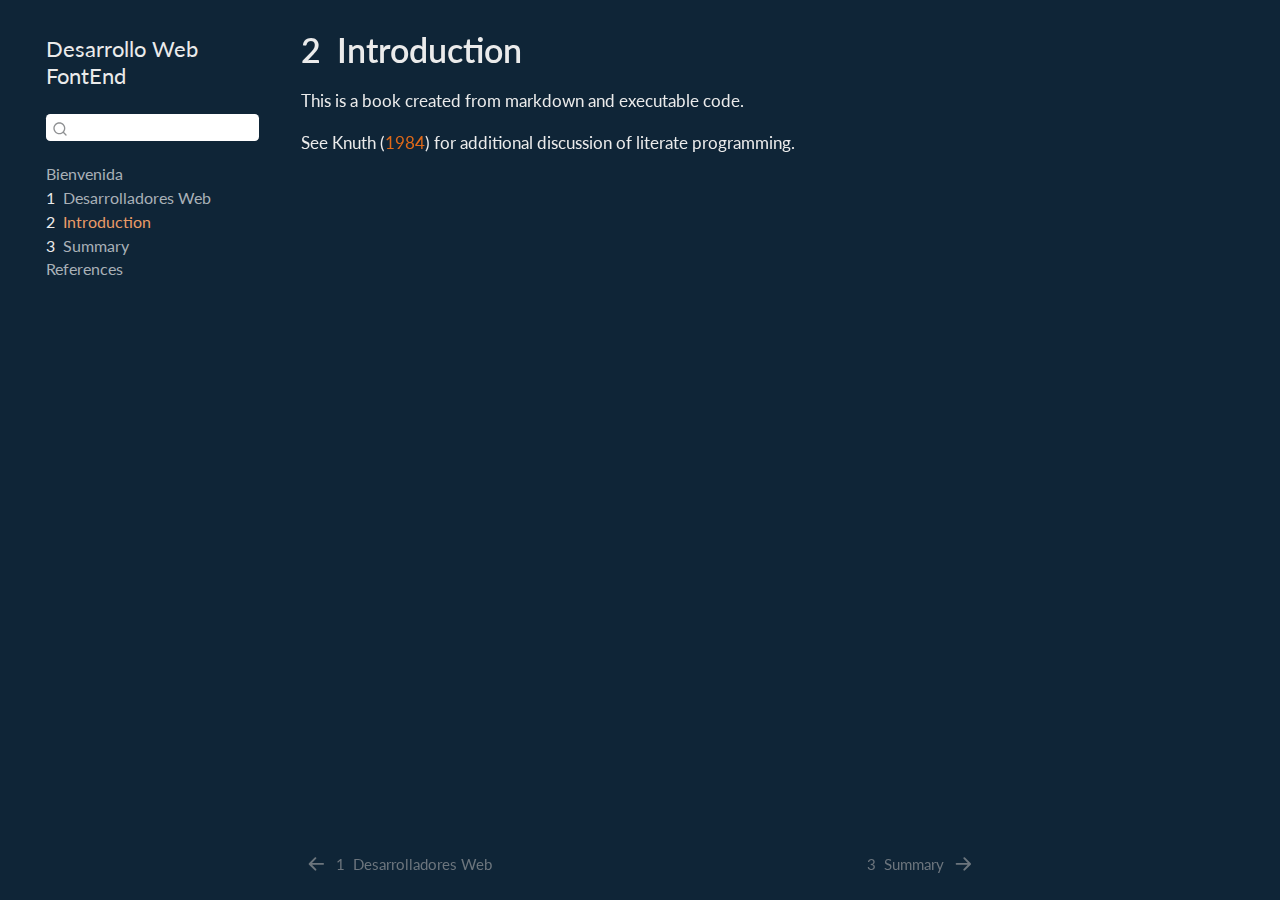
<file: intro.html>
<!DOCTYPE html>
<html xmlns="http://www.w3.org/1999/xhtml" lang="en" xml:lang="en"><head>

<meta charset="utf-8">
<meta name="generator" content="quarto-1.5.57">

<meta name="viewport" content="width=device-width, initial-scale=1.0, user-scalable=yes">


<title>2&nbsp; Introduction – Desarrollo Web FontEnd</title>
<style>
code{white-space: pre-wrap;}
span.smallcaps{font-variant: small-caps;}
div.columns{display: flex; gap: min(4vw, 1.5em);}
div.column{flex: auto; overflow-x: auto;}
div.hanging-indent{margin-left: 1.5em; text-indent: -1.5em;}
ul.task-list{list-style: none;}
ul.task-list li input[type="checkbox"] {
  width: 0.8em;
  margin: 0 0.8em 0.2em -1em; /* quarto-specific, see https://github.com/quarto-dev/quarto-cli/issues/4556 */ 
  vertical-align: middle;
}
/* CSS for citations */
div.csl-bib-body { }
div.csl-entry {
  clear: both;
  margin-bottom: 0em;
}
.hanging-indent div.csl-entry {
  margin-left:2em;
  text-indent:-2em;
}
div.csl-left-margin {
  min-width:2em;
  float:left;
}
div.csl-right-inline {
  margin-left:2em;
  padding-left:1em;
}
div.csl-indent {
  margin-left: 2em;
}</style>


<script src="site_libs/quarto-nav/quarto-nav.js"></script>
<script src="site_libs/quarto-nav/headroom.min.js"></script>
<script src="site_libs/clipboard/clipboard.min.js"></script>
<script src="site_libs/quarto-search/autocomplete.umd.js"></script>
<script src="site_libs/quarto-search/fuse.min.js"></script>
<script src="site_libs/quarto-search/quarto-search.js"></script>
<meta name="quarto:offset" content="./">
<link href="./summary.html" rel="next">
<link href="./1_Capitulo.html" rel="prev">
<script src="site_libs/quarto-html/quarto.js"></script>
<script src="site_libs/quarto-html/popper.min.js"></script>
<script src="site_libs/quarto-html/tippy.umd.min.js"></script>
<script src="site_libs/quarto-html/anchor.min.js"></script>
<link href="site_libs/quarto-html/tippy.css" rel="stylesheet">
<link href="site_libs/quarto-html/quarto-syntax-highlighting-dark.css" rel="stylesheet" id="quarto-text-highlighting-styles">
<script src="site_libs/bootstrap/bootstrap.min.js"></script>
<link href="site_libs/bootstrap/bootstrap-icons.css" rel="stylesheet">
<link href="site_libs/bootstrap/bootstrap.min.css" rel="stylesheet" id="quarto-bootstrap" data-mode="dark">
<script id="quarto-search-options" type="application/json">{
  "location": "sidebar",
  "copy-button": false,
  "collapse-after": 3,
  "panel-placement": "start",
  "type": "textbox",
  "limit": 50,
  "keyboard-shortcut": [
    "f",
    "/",
    "s"
  ],
  "show-item-context": false,
  "language": {
    "search-no-results-text": "No results",
    "search-matching-documents-text": "matching documents",
    "search-copy-link-title": "Copy link to search",
    "search-hide-matches-text": "Hide additional matches",
    "search-more-match-text": "more match in this document",
    "search-more-matches-text": "more matches in this document",
    "search-clear-button-title": "Clear",
    "search-text-placeholder": "",
    "search-detached-cancel-button-title": "Cancel",
    "search-submit-button-title": "Submit",
    "search-label": "Search"
  }
}</script>


</head>

<body class="nav-sidebar floating">

<div id="quarto-search-results"></div>
  <header id="quarto-header" class="headroom fixed-top">
  <nav class="quarto-secondary-nav">
    <div class="container-fluid d-flex">
      <button type="button" class="quarto-btn-toggle btn" data-bs-toggle="collapse" role="button" data-bs-target=".quarto-sidebar-collapse-item" aria-controls="quarto-sidebar" aria-expanded="false" aria-label="Toggle sidebar navigation" onclick="if (window.quartoToggleHeadroom) { window.quartoToggleHeadroom(); }">
        <i class="bi bi-layout-text-sidebar-reverse"></i>
      </button>
        <nav class="quarto-page-breadcrumbs" aria-label="breadcrumb"><ol class="breadcrumb"><li class="breadcrumb-item"><a href="./intro.html"><span class="chapter-number">2</span>&nbsp; <span class="chapter-title">Introduction</span></a></li></ol></nav>
        <a class="flex-grow-1" role="navigation" data-bs-toggle="collapse" data-bs-target=".quarto-sidebar-collapse-item" aria-controls="quarto-sidebar" aria-expanded="false" aria-label="Toggle sidebar navigation" onclick="if (window.quartoToggleHeadroom) { window.quartoToggleHeadroom(); }">      
        </a>
      <button type="button" class="btn quarto-search-button" aria-label="Search" onclick="window.quartoOpenSearch();">
        <i class="bi bi-search"></i>
      </button>
    </div>
  </nav>
</header>
<!-- content -->
<div id="quarto-content" class="quarto-container page-columns page-rows-contents page-layout-article">
<!-- sidebar -->
  <nav id="quarto-sidebar" class="sidebar collapse collapse-horizontal quarto-sidebar-collapse-item sidebar-navigation floating overflow-auto">
    <div class="pt-lg-2 mt-2 text-left sidebar-header">
    <div class="sidebar-title mb-0 py-0">
      <a href="./">Desarrollo Web FontEnd</a> 
    </div>
      </div>
        <div class="mt-2 flex-shrink-0 align-items-center">
        <div class="sidebar-search">
        <div id="quarto-search" class="" title="Search"></div>
        </div>
        </div>
    <div class="sidebar-menu-container"> 
    <ul class="list-unstyled mt-1">
        <li class="sidebar-item">
  <div class="sidebar-item-container"> 
  <a href="./index.html" class="sidebar-item-text sidebar-link">
 <span class="menu-text">Bienvenida</span></a>
  </div>
</li>
        <li class="sidebar-item">
  <div class="sidebar-item-container"> 
  <a href="./1_Capitulo.html" class="sidebar-item-text sidebar-link">
 <span class="menu-text"><span class="chapter-number">1</span>&nbsp; <span class="chapter-title">Desarrolladores Web</span></span></a>
  </div>
</li>
        <li class="sidebar-item">
  <div class="sidebar-item-container"> 
  <a href="./intro.html" class="sidebar-item-text sidebar-link active">
 <span class="menu-text"><span class="chapter-number">2</span>&nbsp; <span class="chapter-title">Introduction</span></span></a>
  </div>
</li>
        <li class="sidebar-item">
  <div class="sidebar-item-container"> 
  <a href="./summary.html" class="sidebar-item-text sidebar-link">
 <span class="menu-text"><span class="chapter-number">3</span>&nbsp; <span class="chapter-title">Summary</span></span></a>
  </div>
</li>
        <li class="sidebar-item">
  <div class="sidebar-item-container"> 
  <a href="./references.html" class="sidebar-item-text sidebar-link">
 <span class="menu-text">References</span></a>
  </div>
</li>
    </ul>
    </div>
</nav>
<div id="quarto-sidebar-glass" class="quarto-sidebar-collapse-item" data-bs-toggle="collapse" data-bs-target=".quarto-sidebar-collapse-item"></div>
<!-- margin-sidebar -->
    <div id="quarto-margin-sidebar" class="sidebar margin-sidebar zindex-bottom">
        
    </div>
<!-- main -->
<main class="content" id="quarto-document-content">

<header id="title-block-header" class="quarto-title-block default">
<div class="quarto-title">
<h1 class="title"><span class="chapter-number">2</span>&nbsp; <span class="chapter-title">Introduction</span></h1>
</div>



<div class="quarto-title-meta">

    
  
    
  </div>
  


</header>


<p>This is a book created from markdown and executable code.</p>
<p>See <span class="citation" data-cites="knuth84">Knuth (<a href="references.html#ref-knuth84" role="doc-biblioref">1984</a>)</span> for additional discussion of literate programming.</p>


<div id="refs" class="references csl-bib-body hanging-indent" data-entry-spacing="0" role="list" style="display: none">
<div id="ref-knuth84" class="csl-entry" role="listitem">
Knuth, Donald E. 1984. <span>“Literate Programming.”</span> <em>Comput. J.</em> 27 (2): 97–111. <a href="https://doi.org/10.1093/comjnl/27.2.97">https://doi.org/10.1093/comjnl/27.2.97</a>.
</div>
</div>

</main> <!-- /main -->
<script id="quarto-html-after-body" type="application/javascript">
window.document.addEventListener("DOMContentLoaded", function (event) {
  const toggleBodyColorMode = (bsSheetEl) => {
    const mode = bsSheetEl.getAttribute("data-mode");
    const bodyEl = window.document.querySelector("body");
    if (mode === "dark") {
      bodyEl.classList.add("quarto-dark");
      bodyEl.classList.remove("quarto-light");
    } else {
      bodyEl.classList.add("quarto-light");
      bodyEl.classList.remove("quarto-dark");
    }
  }
  const toggleBodyColorPrimary = () => {
    const bsSheetEl = window.document.querySelector("link#quarto-bootstrap");
    if (bsSheetEl) {
      toggleBodyColorMode(bsSheetEl);
    }
  }
  toggleBodyColorPrimary();  
  const icon = "";
  const anchorJS = new window.AnchorJS();
  anchorJS.options = {
    placement: 'right',
    icon: icon
  };
  anchorJS.add('.anchored');
  const isCodeAnnotation = (el) => {
    for (const clz of el.classList) {
      if (clz.startsWith('code-annotation-')) {                     
        return true;
      }
    }
    return false;
  }
  const onCopySuccess = function(e) {
    // button target
    const button = e.trigger;
    // don't keep focus
    button.blur();
    // flash "checked"
    button.classList.add('code-copy-button-checked');
    var currentTitle = button.getAttribute("title");
    button.setAttribute("title", "Copied!");
    let tooltip;
    if (window.bootstrap) {
      button.setAttribute("data-bs-toggle", "tooltip");
      button.setAttribute("data-bs-placement", "left");
      button.setAttribute("data-bs-title", "Copied!");
      tooltip = new bootstrap.Tooltip(button, 
        { trigger: "manual", 
          customClass: "code-copy-button-tooltip",
          offset: [0, -8]});
      tooltip.show();    
    }
    setTimeout(function() {
      if (tooltip) {
        tooltip.hide();
        button.removeAttribute("data-bs-title");
        button.removeAttribute("data-bs-toggle");
        button.removeAttribute("data-bs-placement");
      }
      button.setAttribute("title", currentTitle);
      button.classList.remove('code-copy-button-checked');
    }, 1000);
    // clear code selection
    e.clearSelection();
  }
  const getTextToCopy = function(trigger) {
      const codeEl = trigger.previousElementSibling.cloneNode(true);
      for (const childEl of codeEl.children) {
        if (isCodeAnnotation(childEl)) {
          childEl.remove();
        }
      }
      return codeEl.innerText;
  }
  const clipboard = new window.ClipboardJS('.code-copy-button:not([data-in-quarto-modal])', {
    text: getTextToCopy
  });
  clipboard.on('success', onCopySuccess);
  if (window.document.getElementById('quarto-embedded-source-code-modal')) {
    // For code content inside modals, clipBoardJS needs to be initialized with a container option
    // TODO: Check when it could be a function (https://github.com/zenorocha/clipboard.js/issues/860)
    const clipboardModal = new window.ClipboardJS('.code-copy-button[data-in-quarto-modal]', {
      text: getTextToCopy,
      container: window.document.getElementById('quarto-embedded-source-code-modal')
    });
    clipboardModal.on('success', onCopySuccess);
  }
    var localhostRegex = new RegExp(/^(?:http|https):\/\/localhost\:?[0-9]*\//);
    var mailtoRegex = new RegExp(/^mailto:/);
      var filterRegex = new RegExp('/' + window.location.host + '/');
    var isInternal = (href) => {
        return filterRegex.test(href) || localhostRegex.test(href) || mailtoRegex.test(href);
    }
    // Inspect non-navigation links and adorn them if external
 	var links = window.document.querySelectorAll('a[href]:not(.nav-link):not(.navbar-brand):not(.toc-action):not(.sidebar-link):not(.sidebar-item-toggle):not(.pagination-link):not(.no-external):not([aria-hidden]):not(.dropdown-item):not(.quarto-navigation-tool):not(.about-link)');
    for (var i=0; i<links.length; i++) {
      const link = links[i];
      if (!isInternal(link.href)) {
        // undo the damage that might have been done by quarto-nav.js in the case of
        // links that we want to consider external
        if (link.dataset.originalHref !== undefined) {
          link.href = link.dataset.originalHref;
        }
      }
    }
  function tippyHover(el, contentFn, onTriggerFn, onUntriggerFn) {
    const config = {
      allowHTML: true,
      maxWidth: 500,
      delay: 100,
      arrow: false,
      appendTo: function(el) {
          return el.parentElement;
      },
      interactive: true,
      interactiveBorder: 10,
      theme: 'quarto',
      placement: 'bottom-start',
    };
    if (contentFn) {
      config.content = contentFn;
    }
    if (onTriggerFn) {
      config.onTrigger = onTriggerFn;
    }
    if (onUntriggerFn) {
      config.onUntrigger = onUntriggerFn;
    }
    window.tippy(el, config); 
  }
  const noterefs = window.document.querySelectorAll('a[role="doc-noteref"]');
  for (var i=0; i<noterefs.length; i++) {
    const ref = noterefs[i];
    tippyHover(ref, function() {
      // use id or data attribute instead here
      let href = ref.getAttribute('data-footnote-href') || ref.getAttribute('href');
      try { href = new URL(href).hash; } catch {}
      const id = href.replace(/^#\/?/, "");
      const note = window.document.getElementById(id);
      if (note) {
        return note.innerHTML;
      } else {
        return "";
      }
    });
  }
  const xrefs = window.document.querySelectorAll('a.quarto-xref');
  const processXRef = (id, note) => {
    // Strip column container classes
    const stripColumnClz = (el) => {
      el.classList.remove("page-full", "page-columns");
      if (el.children) {
        for (const child of el.children) {
          stripColumnClz(child);
        }
      }
    }
    stripColumnClz(note)
    if (id === null || id.startsWith('sec-')) {
      // Special case sections, only their first couple elements
      const container = document.createElement("div");
      if (note.children && note.children.length > 2) {
        container.appendChild(note.children[0].cloneNode(true));
        for (let i = 1; i < note.children.length; i++) {
          const child = note.children[i];
          if (child.tagName === "P" && child.innerText === "") {
            continue;
          } else {
            container.appendChild(child.cloneNode(true));
            break;
          }
        }
        if (window.Quarto?.typesetMath) {
          window.Quarto.typesetMath(container);
        }
        return container.innerHTML
      } else {
        if (window.Quarto?.typesetMath) {
          window.Quarto.typesetMath(note);
        }
        return note.innerHTML;
      }
    } else {
      // Remove any anchor links if they are present
      const anchorLink = note.querySelector('a.anchorjs-link');
      if (anchorLink) {
        anchorLink.remove();
      }
      if (window.Quarto?.typesetMath) {
        window.Quarto.typesetMath(note);
      }
      // TODO in 1.5, we should make sure this works without a callout special case
      if (note.classList.contains("callout")) {
        return note.outerHTML;
      } else {
        return note.innerHTML;
      }
    }
  }
  for (var i=0; i<xrefs.length; i++) {
    const xref = xrefs[i];
    tippyHover(xref, undefined, function(instance) {
      instance.disable();
      let url = xref.getAttribute('href');
      let hash = undefined; 
      if (url.startsWith('#')) {
        hash = url;
      } else {
        try { hash = new URL(url).hash; } catch {}
      }
      if (hash) {
        const id = hash.replace(/^#\/?/, "");
        const note = window.document.getElementById(id);
        if (note !== null) {
          try {
            const html = processXRef(id, note.cloneNode(true));
            instance.setContent(html);
          } finally {
            instance.enable();
            instance.show();
          }
        } else {
          // See if we can fetch this
          fetch(url.split('#')[0])
          .then(res => res.text())
          .then(html => {
            const parser = new DOMParser();
            const htmlDoc = parser.parseFromString(html, "text/html");
            const note = htmlDoc.getElementById(id);
            if (note !== null) {
              const html = processXRef(id, note);
              instance.setContent(html);
            } 
          }).finally(() => {
            instance.enable();
            instance.show();
          });
        }
      } else {
        // See if we can fetch a full url (with no hash to target)
        // This is a special case and we should probably do some content thinning / targeting
        fetch(url)
        .then(res => res.text())
        .then(html => {
          const parser = new DOMParser();
          const htmlDoc = parser.parseFromString(html, "text/html");
          const note = htmlDoc.querySelector('main.content');
          if (note !== null) {
            // This should only happen for chapter cross references
            // (since there is no id in the URL)
            // remove the first header
            if (note.children.length > 0 && note.children[0].tagName === "HEADER") {
              note.children[0].remove();
            }
            const html = processXRef(null, note);
            instance.setContent(html);
          } 
        }).finally(() => {
          instance.enable();
          instance.show();
        });
      }
    }, function(instance) {
    });
  }
      let selectedAnnoteEl;
      const selectorForAnnotation = ( cell, annotation) => {
        let cellAttr = 'data-code-cell="' + cell + '"';
        let lineAttr = 'data-code-annotation="' +  annotation + '"';
        const selector = 'span[' + cellAttr + '][' + lineAttr + ']';
        return selector;
      }
      const selectCodeLines = (annoteEl) => {
        const doc = window.document;
        const targetCell = annoteEl.getAttribute("data-target-cell");
        const targetAnnotation = annoteEl.getAttribute("data-target-annotation");
        const annoteSpan = window.document.querySelector(selectorForAnnotation(targetCell, targetAnnotation));
        const lines = annoteSpan.getAttribute("data-code-lines").split(",");
        const lineIds = lines.map((line) => {
          return targetCell + "-" + line;
        })
        let top = null;
        let height = null;
        let parent = null;
        if (lineIds.length > 0) {
            //compute the position of the single el (top and bottom and make a div)
            const el = window.document.getElementById(lineIds[0]);
            top = el.offsetTop;
            height = el.offsetHeight;
            parent = el.parentElement.parentElement;
          if (lineIds.length > 1) {
            const lastEl = window.document.getElementById(lineIds[lineIds.length - 1]);
            const bottom = lastEl.offsetTop + lastEl.offsetHeight;
            height = bottom - top;
          }
          if (top !== null && height !== null && parent !== null) {
            // cook up a div (if necessary) and position it 
            let div = window.document.getElementById("code-annotation-line-highlight");
            if (div === null) {
              div = window.document.createElement("div");
              div.setAttribute("id", "code-annotation-line-highlight");
              div.style.position = 'absolute';
              parent.appendChild(div);
            }
            div.style.top = top - 2 + "px";
            div.style.height = height + 4 + "px";
            div.style.left = 0;
            let gutterDiv = window.document.getElementById("code-annotation-line-highlight-gutter");
            if (gutterDiv === null) {
              gutterDiv = window.document.createElement("div");
              gutterDiv.setAttribute("id", "code-annotation-line-highlight-gutter");
              gutterDiv.style.position = 'absolute';
              const codeCell = window.document.getElementById(targetCell);
              const gutter = codeCell.querySelector('.code-annotation-gutter');
              gutter.appendChild(gutterDiv);
            }
            gutterDiv.style.top = top - 2 + "px";
            gutterDiv.style.height = height + 4 + "px";
          }
          selectedAnnoteEl = annoteEl;
        }
      };
      const unselectCodeLines = () => {
        const elementsIds = ["code-annotation-line-highlight", "code-annotation-line-highlight-gutter"];
        elementsIds.forEach((elId) => {
          const div = window.document.getElementById(elId);
          if (div) {
            div.remove();
          }
        });
        selectedAnnoteEl = undefined;
      };
        // Handle positioning of the toggle
    window.addEventListener(
      "resize",
      throttle(() => {
        elRect = undefined;
        if (selectedAnnoteEl) {
          selectCodeLines(selectedAnnoteEl);
        }
      }, 10)
    );
    function throttle(fn, ms) {
    let throttle = false;
    let timer;
      return (...args) => {
        if(!throttle) { // first call gets through
            fn.apply(this, args);
            throttle = true;
        } else { // all the others get throttled
            if(timer) clearTimeout(timer); // cancel #2
            timer = setTimeout(() => {
              fn.apply(this, args);
              timer = throttle = false;
            }, ms);
        }
      };
    }
      // Attach click handler to the DT
      const annoteDls = window.document.querySelectorAll('dt[data-target-cell]');
      for (const annoteDlNode of annoteDls) {
        annoteDlNode.addEventListener('click', (event) => {
          const clickedEl = event.target;
          if (clickedEl !== selectedAnnoteEl) {
            unselectCodeLines();
            const activeEl = window.document.querySelector('dt[data-target-cell].code-annotation-active');
            if (activeEl) {
              activeEl.classList.remove('code-annotation-active');
            }
            selectCodeLines(clickedEl);
            clickedEl.classList.add('code-annotation-active');
          } else {
            // Unselect the line
            unselectCodeLines();
            clickedEl.classList.remove('code-annotation-active');
          }
        });
      }
  const findCites = (el) => {
    const parentEl = el.parentElement;
    if (parentEl) {
      const cites = parentEl.dataset.cites;
      if (cites) {
        return {
          el,
          cites: cites.split(' ')
        };
      } else {
        return findCites(el.parentElement)
      }
    } else {
      return undefined;
    }
  };
  var bibliorefs = window.document.querySelectorAll('a[role="doc-biblioref"]');
  for (var i=0; i<bibliorefs.length; i++) {
    const ref = bibliorefs[i];
    const citeInfo = findCites(ref);
    if (citeInfo) {
      tippyHover(citeInfo.el, function() {
        var popup = window.document.createElement('div');
        citeInfo.cites.forEach(function(cite) {
          var citeDiv = window.document.createElement('div');
          citeDiv.classList.add('hanging-indent');
          citeDiv.classList.add('csl-entry');
          var biblioDiv = window.document.getElementById('ref-' + cite);
          if (biblioDiv) {
            citeDiv.innerHTML = biblioDiv.innerHTML;
          }
          popup.appendChild(citeDiv);
        });
        return popup.innerHTML;
      });
    }
  }
});
</script>
<nav class="page-navigation">
  <div class="nav-page nav-page-previous">
      <a href="./1_Capitulo.html" class="pagination-link" aria-label="Desarrolladores Web">
        <i class="bi bi-arrow-left-short"></i> <span class="nav-page-text"><span class="chapter-number">1</span>&nbsp; <span class="chapter-title">Desarrolladores Web</span></span>
      </a>          
  </div>
  <div class="nav-page nav-page-next">
      <a href="./summary.html" class="pagination-link" aria-label="Summary">
        <span class="nav-page-text"><span class="chapter-number">3</span>&nbsp; <span class="chapter-title">Summary</span></span> <i class="bi bi-arrow-right-short"></i>
      </a>
  </div>
</nav>
</div> <!-- /content -->




</body></html>
</file>
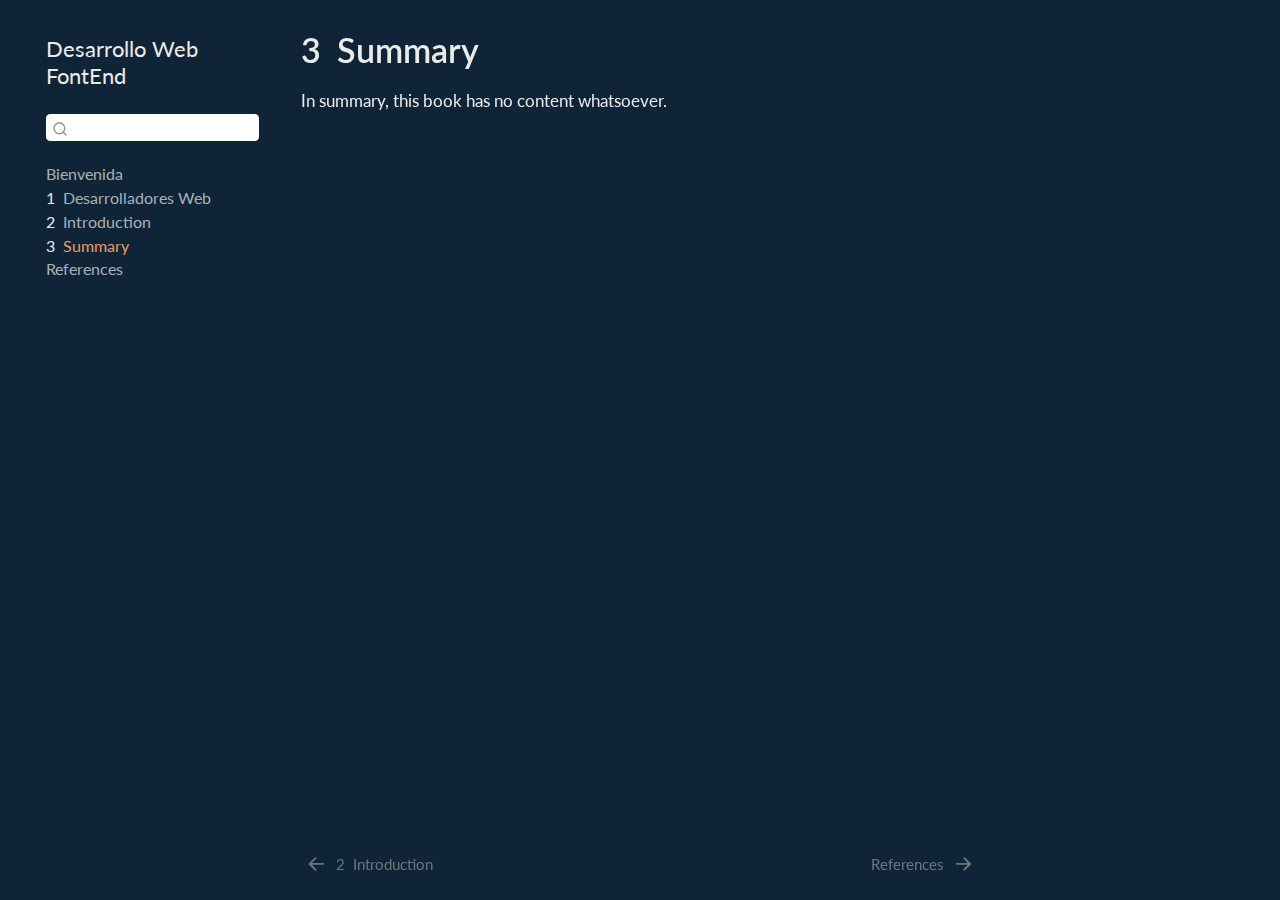
<file: summary.html>
<!DOCTYPE html>
<html xmlns="http://www.w3.org/1999/xhtml" lang="en" xml:lang="en"><head>

<meta charset="utf-8">
<meta name="generator" content="quarto-1.5.57">

<meta name="viewport" content="width=device-width, initial-scale=1.0, user-scalable=yes">


<title>3&nbsp; Summary – Desarrollo Web FontEnd</title>
<style>
code{white-space: pre-wrap;}
span.smallcaps{font-variant: small-caps;}
div.columns{display: flex; gap: min(4vw, 1.5em);}
div.column{flex: auto; overflow-x: auto;}
div.hanging-indent{margin-left: 1.5em; text-indent: -1.5em;}
ul.task-list{list-style: none;}
ul.task-list li input[type="checkbox"] {
  width: 0.8em;
  margin: 0 0.8em 0.2em -1em; /* quarto-specific, see https://github.com/quarto-dev/quarto-cli/issues/4556 */ 
  vertical-align: middle;
}
</style>


<script src="site_libs/quarto-nav/quarto-nav.js"></script>
<script src="site_libs/quarto-nav/headroom.min.js"></script>
<script src="site_libs/clipboard/clipboard.min.js"></script>
<script src="site_libs/quarto-search/autocomplete.umd.js"></script>
<script src="site_libs/quarto-search/fuse.min.js"></script>
<script src="site_libs/quarto-search/quarto-search.js"></script>
<meta name="quarto:offset" content="./">
<link href="./references.html" rel="next">
<link href="./intro.html" rel="prev">
<script src="site_libs/quarto-html/quarto.js"></script>
<script src="site_libs/quarto-html/popper.min.js"></script>
<script src="site_libs/quarto-html/tippy.umd.min.js"></script>
<script src="site_libs/quarto-html/anchor.min.js"></script>
<link href="site_libs/quarto-html/tippy.css" rel="stylesheet">
<link href="site_libs/quarto-html/quarto-syntax-highlighting-dark.css" rel="stylesheet" id="quarto-text-highlighting-styles">
<script src="site_libs/bootstrap/bootstrap.min.js"></script>
<link href="site_libs/bootstrap/bootstrap-icons.css" rel="stylesheet">
<link href="site_libs/bootstrap/bootstrap.min.css" rel="stylesheet" id="quarto-bootstrap" data-mode="dark">
<script id="quarto-search-options" type="application/json">{
  "location": "sidebar",
  "copy-button": false,
  "collapse-after": 3,
  "panel-placement": "start",
  "type": "textbox",
  "limit": 50,
  "keyboard-shortcut": [
    "f",
    "/",
    "s"
  ],
  "show-item-context": false,
  "language": {
    "search-no-results-text": "No results",
    "search-matching-documents-text": "matching documents",
    "search-copy-link-title": "Copy link to search",
    "search-hide-matches-text": "Hide additional matches",
    "search-more-match-text": "more match in this document",
    "search-more-matches-text": "more matches in this document",
    "search-clear-button-title": "Clear",
    "search-text-placeholder": "",
    "search-detached-cancel-button-title": "Cancel",
    "search-submit-button-title": "Submit",
    "search-label": "Search"
  }
}</script>


</head>

<body class="nav-sidebar floating">

<div id="quarto-search-results"></div>
  <header id="quarto-header" class="headroom fixed-top">
  <nav class="quarto-secondary-nav">
    <div class="container-fluid d-flex">
      <button type="button" class="quarto-btn-toggle btn" data-bs-toggle="collapse" role="button" data-bs-target=".quarto-sidebar-collapse-item" aria-controls="quarto-sidebar" aria-expanded="false" aria-label="Toggle sidebar navigation" onclick="if (window.quartoToggleHeadroom) { window.quartoToggleHeadroom(); }">
        <i class="bi bi-layout-text-sidebar-reverse"></i>
      </button>
        <nav class="quarto-page-breadcrumbs" aria-label="breadcrumb"><ol class="breadcrumb"><li class="breadcrumb-item"><a href="./summary.html"><span class="chapter-number">3</span>&nbsp; <span class="chapter-title">Summary</span></a></li></ol></nav>
        <a class="flex-grow-1" role="navigation" data-bs-toggle="collapse" data-bs-target=".quarto-sidebar-collapse-item" aria-controls="quarto-sidebar" aria-expanded="false" aria-label="Toggle sidebar navigation" onclick="if (window.quartoToggleHeadroom) { window.quartoToggleHeadroom(); }">      
        </a>
      <button type="button" class="btn quarto-search-button" aria-label="Search" onclick="window.quartoOpenSearch();">
        <i class="bi bi-search"></i>
      </button>
    </div>
  </nav>
</header>
<!-- content -->
<div id="quarto-content" class="quarto-container page-columns page-rows-contents page-layout-article">
<!-- sidebar -->
  <nav id="quarto-sidebar" class="sidebar collapse collapse-horizontal quarto-sidebar-collapse-item sidebar-navigation floating overflow-auto">
    <div class="pt-lg-2 mt-2 text-left sidebar-header">
    <div class="sidebar-title mb-0 py-0">
      <a href="./">Desarrollo Web FontEnd</a> 
    </div>
      </div>
        <div class="mt-2 flex-shrink-0 align-items-center">
        <div class="sidebar-search">
        <div id="quarto-search" class="" title="Search"></div>
        </div>
        </div>
    <div class="sidebar-menu-container"> 
    <ul class="list-unstyled mt-1">
        <li class="sidebar-item">
  <div class="sidebar-item-container"> 
  <a href="./index.html" class="sidebar-item-text sidebar-link">
 <span class="menu-text">Bienvenida</span></a>
  </div>
</li>
        <li class="sidebar-item">
  <div class="sidebar-item-container"> 
  <a href="./1_Capitulo.html" class="sidebar-item-text sidebar-link">
 <span class="menu-text"><span class="chapter-number">1</span>&nbsp; <span class="chapter-title">Desarrolladores Web</span></span></a>
  </div>
</li>
        <li class="sidebar-item">
  <div class="sidebar-item-container"> 
  <a href="./intro.html" class="sidebar-item-text sidebar-link">
 <span class="menu-text"><span class="chapter-number">2</span>&nbsp; <span class="chapter-title">Introduction</span></span></a>
  </div>
</li>
        <li class="sidebar-item">
  <div class="sidebar-item-container"> 
  <a href="./summary.html" class="sidebar-item-text sidebar-link active">
 <span class="menu-text"><span class="chapter-number">3</span>&nbsp; <span class="chapter-title">Summary</span></span></a>
  </div>
</li>
        <li class="sidebar-item">
  <div class="sidebar-item-container"> 
  <a href="./references.html" class="sidebar-item-text sidebar-link">
 <span class="menu-text">References</span></a>
  </div>
</li>
    </ul>
    </div>
</nav>
<div id="quarto-sidebar-glass" class="quarto-sidebar-collapse-item" data-bs-toggle="collapse" data-bs-target=".quarto-sidebar-collapse-item"></div>
<!-- margin-sidebar -->
    <div id="quarto-margin-sidebar" class="sidebar margin-sidebar zindex-bottom">
        
    </div>
<!-- main -->
<main class="content" id="quarto-document-content">

<header id="title-block-header" class="quarto-title-block default">
<div class="quarto-title">
<h1 class="title"><span class="chapter-number">3</span>&nbsp; <span class="chapter-title">Summary</span></h1>
</div>



<div class="quarto-title-meta">

    
  
    
  </div>
  


</header>


<p>In summary, this book has no content whatsoever.</p>



</main> <!-- /main -->
<script id="quarto-html-after-body" type="application/javascript">
window.document.addEventListener("DOMContentLoaded", function (event) {
  const toggleBodyColorMode = (bsSheetEl) => {
    const mode = bsSheetEl.getAttribute("data-mode");
    const bodyEl = window.document.querySelector("body");
    if (mode === "dark") {
      bodyEl.classList.add("quarto-dark");
      bodyEl.classList.remove("quarto-light");
    } else {
      bodyEl.classList.add("quarto-light");
      bodyEl.classList.remove("quarto-dark");
    }
  }
  const toggleBodyColorPrimary = () => {
    const bsSheetEl = window.document.querySelector("link#quarto-bootstrap");
    if (bsSheetEl) {
      toggleBodyColorMode(bsSheetEl);
    }
  }
  toggleBodyColorPrimary();  
  const icon = "";
  const anchorJS = new window.AnchorJS();
  anchorJS.options = {
    placement: 'right',
    icon: icon
  };
  anchorJS.add('.anchored');
  const isCodeAnnotation = (el) => {
    for (const clz of el.classList) {
      if (clz.startsWith('code-annotation-')) {                     
        return true;
      }
    }
    return false;
  }
  const onCopySuccess = function(e) {
    // button target
    const button = e.trigger;
    // don't keep focus
    button.blur();
    // flash "checked"
    button.classList.add('code-copy-button-checked');
    var currentTitle = button.getAttribute("title");
    button.setAttribute("title", "Copied!");
    let tooltip;
    if (window.bootstrap) {
      button.setAttribute("data-bs-toggle", "tooltip");
      button.setAttribute("data-bs-placement", "left");
      button.setAttribute("data-bs-title", "Copied!");
      tooltip = new bootstrap.Tooltip(button, 
        { trigger: "manual", 
          customClass: "code-copy-button-tooltip",
          offset: [0, -8]});
      tooltip.show();    
    }
    setTimeout(function() {
      if (tooltip) {
        tooltip.hide();
        button.removeAttribute("data-bs-title");
        button.removeAttribute("data-bs-toggle");
        button.removeAttribute("data-bs-placement");
      }
      button.setAttribute("title", currentTitle);
      button.classList.remove('code-copy-button-checked');
    }, 1000);
    // clear code selection
    e.clearSelection();
  }
  const getTextToCopy = function(trigger) {
      const codeEl = trigger.previousElementSibling.cloneNode(true);
      for (const childEl of codeEl.children) {
        if (isCodeAnnotation(childEl)) {
          childEl.remove();
        }
      }
      return codeEl.innerText;
  }
  const clipboard = new window.ClipboardJS('.code-copy-button:not([data-in-quarto-modal])', {
    text: getTextToCopy
  });
  clipboard.on('success', onCopySuccess);
  if (window.document.getElementById('quarto-embedded-source-code-modal')) {
    // For code content inside modals, clipBoardJS needs to be initialized with a container option
    // TODO: Check when it could be a function (https://github.com/zenorocha/clipboard.js/issues/860)
    const clipboardModal = new window.ClipboardJS('.code-copy-button[data-in-quarto-modal]', {
      text: getTextToCopy,
      container: window.document.getElementById('quarto-embedded-source-code-modal')
    });
    clipboardModal.on('success', onCopySuccess);
  }
    var localhostRegex = new RegExp(/^(?:http|https):\/\/localhost\:?[0-9]*\//);
    var mailtoRegex = new RegExp(/^mailto:/);
      var filterRegex = new RegExp('/' + window.location.host + '/');
    var isInternal = (href) => {
        return filterRegex.test(href) || localhostRegex.test(href) || mailtoRegex.test(href);
    }
    // Inspect non-navigation links and adorn them if external
 	var links = window.document.querySelectorAll('a[href]:not(.nav-link):not(.navbar-brand):not(.toc-action):not(.sidebar-link):not(.sidebar-item-toggle):not(.pagination-link):not(.no-external):not([aria-hidden]):not(.dropdown-item):not(.quarto-navigation-tool):not(.about-link)');
    for (var i=0; i<links.length; i++) {
      const link = links[i];
      if (!isInternal(link.href)) {
        // undo the damage that might have been done by quarto-nav.js in the case of
        // links that we want to consider external
        if (link.dataset.originalHref !== undefined) {
          link.href = link.dataset.originalHref;
        }
      }
    }
  function tippyHover(el, contentFn, onTriggerFn, onUntriggerFn) {
    const config = {
      allowHTML: true,
      maxWidth: 500,
      delay: 100,
      arrow: false,
      appendTo: function(el) {
          return el.parentElement;
      },
      interactive: true,
      interactiveBorder: 10,
      theme: 'quarto',
      placement: 'bottom-start',
    };
    if (contentFn) {
      config.content = contentFn;
    }
    if (onTriggerFn) {
      config.onTrigger = onTriggerFn;
    }
    if (onUntriggerFn) {
      config.onUntrigger = onUntriggerFn;
    }
    window.tippy(el, config); 
  }
  const noterefs = window.document.querySelectorAll('a[role="doc-noteref"]');
  for (var i=0; i<noterefs.length; i++) {
    const ref = noterefs[i];
    tippyHover(ref, function() {
      // use id or data attribute instead here
      let href = ref.getAttribute('data-footnote-href') || ref.getAttribute('href');
      try { href = new URL(href).hash; } catch {}
      const id = href.replace(/^#\/?/, "");
      const note = window.document.getElementById(id);
      if (note) {
        return note.innerHTML;
      } else {
        return "";
      }
    });
  }
  const xrefs = window.document.querySelectorAll('a.quarto-xref');
  const processXRef = (id, note) => {
    // Strip column container classes
    const stripColumnClz = (el) => {
      el.classList.remove("page-full", "page-columns");
      if (el.children) {
        for (const child of el.children) {
          stripColumnClz(child);
        }
      }
    }
    stripColumnClz(note)
    if (id === null || id.startsWith('sec-')) {
      // Special case sections, only their first couple elements
      const container = document.createElement("div");
      if (note.children && note.children.length > 2) {
        container.appendChild(note.children[0].cloneNode(true));
        for (let i = 1; i < note.children.length; i++) {
          const child = note.children[i];
          if (child.tagName === "P" && child.innerText === "") {
            continue;
          } else {
            container.appendChild(child.cloneNode(true));
            break;
          }
        }
        if (window.Quarto?.typesetMath) {
          window.Quarto.typesetMath(container);
        }
        return container.innerHTML
      } else {
        if (window.Quarto?.typesetMath) {
          window.Quarto.typesetMath(note);
        }
        return note.innerHTML;
      }
    } else {
      // Remove any anchor links if they are present
      const anchorLink = note.querySelector('a.anchorjs-link');
      if (anchorLink) {
        anchorLink.remove();
      }
      if (window.Quarto?.typesetMath) {
        window.Quarto.typesetMath(note);
      }
      // TODO in 1.5, we should make sure this works without a callout special case
      if (note.classList.contains("callout")) {
        return note.outerHTML;
      } else {
        return note.innerHTML;
      }
    }
  }
  for (var i=0; i<xrefs.length; i++) {
    const xref = xrefs[i];
    tippyHover(xref, undefined, function(instance) {
      instance.disable();
      let url = xref.getAttribute('href');
      let hash = undefined; 
      if (url.startsWith('#')) {
        hash = url;
      } else {
        try { hash = new URL(url).hash; } catch {}
      }
      if (hash) {
        const id = hash.replace(/^#\/?/, "");
        const note = window.document.getElementById(id);
        if (note !== null) {
          try {
            const html = processXRef(id, note.cloneNode(true));
            instance.setContent(html);
          } finally {
            instance.enable();
            instance.show();
          }
        } else {
          // See if we can fetch this
          fetch(url.split('#')[0])
          .then(res => res.text())
          .then(html => {
            const parser = new DOMParser();
            const htmlDoc = parser.parseFromString(html, "text/html");
            const note = htmlDoc.getElementById(id);
            if (note !== null) {
              const html = processXRef(id, note);
              instance.setContent(html);
            } 
          }).finally(() => {
            instance.enable();
            instance.show();
          });
        }
      } else {
        // See if we can fetch a full url (with no hash to target)
        // This is a special case and we should probably do some content thinning / targeting
        fetch(url)
        .then(res => res.text())
        .then(html => {
          const parser = new DOMParser();
          const htmlDoc = parser.parseFromString(html, "text/html");
          const note = htmlDoc.querySelector('main.content');
          if (note !== null) {
            // This should only happen for chapter cross references
            // (since there is no id in the URL)
            // remove the first header
            if (note.children.length > 0 && note.children[0].tagName === "HEADER") {
              note.children[0].remove();
            }
            const html = processXRef(null, note);
            instance.setContent(html);
          } 
        }).finally(() => {
          instance.enable();
          instance.show();
        });
      }
    }, function(instance) {
    });
  }
      let selectedAnnoteEl;
      const selectorForAnnotation = ( cell, annotation) => {
        let cellAttr = 'data-code-cell="' + cell + '"';
        let lineAttr = 'data-code-annotation="' +  annotation + '"';
        const selector = 'span[' + cellAttr + '][' + lineAttr + ']';
        return selector;
      }
      const selectCodeLines = (annoteEl) => {
        const doc = window.document;
        const targetCell = annoteEl.getAttribute("data-target-cell");
        const targetAnnotation = annoteEl.getAttribute("data-target-annotation");
        const annoteSpan = window.document.querySelector(selectorForAnnotation(targetCell, targetAnnotation));
        const lines = annoteSpan.getAttribute("data-code-lines").split(",");
        const lineIds = lines.map((line) => {
          return targetCell + "-" + line;
        })
        let top = null;
        let height = null;
        let parent = null;
        if (lineIds.length > 0) {
            //compute the position of the single el (top and bottom and make a div)
            const el = window.document.getElementById(lineIds[0]);
            top = el.offsetTop;
            height = el.offsetHeight;
            parent = el.parentElement.parentElement;
          if (lineIds.length > 1) {
            const lastEl = window.document.getElementById(lineIds[lineIds.length - 1]);
            const bottom = lastEl.offsetTop + lastEl.offsetHeight;
            height = bottom - top;
          }
          if (top !== null && height !== null && parent !== null) {
            // cook up a div (if necessary) and position it 
            let div = window.document.getElementById("code-annotation-line-highlight");
            if (div === null) {
              div = window.document.createElement("div");
              div.setAttribute("id", "code-annotation-line-highlight");
              div.style.position = 'absolute';
              parent.appendChild(div);
            }
            div.style.top = top - 2 + "px";
            div.style.height = height + 4 + "px";
            div.style.left = 0;
            let gutterDiv = window.document.getElementById("code-annotation-line-highlight-gutter");
            if (gutterDiv === null) {
              gutterDiv = window.document.createElement("div");
              gutterDiv.setAttribute("id", "code-annotation-line-highlight-gutter");
              gutterDiv.style.position = 'absolute';
              const codeCell = window.document.getElementById(targetCell);
              const gutter = codeCell.querySelector('.code-annotation-gutter');
              gutter.appendChild(gutterDiv);
            }
            gutterDiv.style.top = top - 2 + "px";
            gutterDiv.style.height = height + 4 + "px";
          }
          selectedAnnoteEl = annoteEl;
        }
      };
      const unselectCodeLines = () => {
        const elementsIds = ["code-annotation-line-highlight", "code-annotation-line-highlight-gutter"];
        elementsIds.forEach((elId) => {
          const div = window.document.getElementById(elId);
          if (div) {
            div.remove();
          }
        });
        selectedAnnoteEl = undefined;
      };
        // Handle positioning of the toggle
    window.addEventListener(
      "resize",
      throttle(() => {
        elRect = undefined;
        if (selectedAnnoteEl) {
          selectCodeLines(selectedAnnoteEl);
        }
      }, 10)
    );
    function throttle(fn, ms) {
    let throttle = false;
    let timer;
      return (...args) => {
        if(!throttle) { // first call gets through
            fn.apply(this, args);
            throttle = true;
        } else { // all the others get throttled
            if(timer) clearTimeout(timer); // cancel #2
            timer = setTimeout(() => {
              fn.apply(this, args);
              timer = throttle = false;
            }, ms);
        }
      };
    }
      // Attach click handler to the DT
      const annoteDls = window.document.querySelectorAll('dt[data-target-cell]');
      for (const annoteDlNode of annoteDls) {
        annoteDlNode.addEventListener('click', (event) => {
          const clickedEl = event.target;
          if (clickedEl !== selectedAnnoteEl) {
            unselectCodeLines();
            const activeEl = window.document.querySelector('dt[data-target-cell].code-annotation-active');
            if (activeEl) {
              activeEl.classList.remove('code-annotation-active');
            }
            selectCodeLines(clickedEl);
            clickedEl.classList.add('code-annotation-active');
          } else {
            // Unselect the line
            unselectCodeLines();
            clickedEl.classList.remove('code-annotation-active');
          }
        });
      }
  const findCites = (el) => {
    const parentEl = el.parentElement;
    if (parentEl) {
      const cites = parentEl.dataset.cites;
      if (cites) {
        return {
          el,
          cites: cites.split(' ')
        };
      } else {
        return findCites(el.parentElement)
      }
    } else {
      return undefined;
    }
  };
  var bibliorefs = window.document.querySelectorAll('a[role="doc-biblioref"]');
  for (var i=0; i<bibliorefs.length; i++) {
    const ref = bibliorefs[i];
    const citeInfo = findCites(ref);
    if (citeInfo) {
      tippyHover(citeInfo.el, function() {
        var popup = window.document.createElement('div');
        citeInfo.cites.forEach(function(cite) {
          var citeDiv = window.document.createElement('div');
          citeDiv.classList.add('hanging-indent');
          citeDiv.classList.add('csl-entry');
          var biblioDiv = window.document.getElementById('ref-' + cite);
          if (biblioDiv) {
            citeDiv.innerHTML = biblioDiv.innerHTML;
          }
          popup.appendChild(citeDiv);
        });
        return popup.innerHTML;
      });
    }
  }
});
</script>
<nav class="page-navigation">
  <div class="nav-page nav-page-previous">
      <a href="./intro.html" class="pagination-link" aria-label="Introduction">
        <i class="bi bi-arrow-left-short"></i> <span class="nav-page-text"><span class="chapter-number">2</span>&nbsp; <span class="chapter-title">Introduction</span></span>
      </a>          
  </div>
  <div class="nav-page nav-page-next">
      <a href="./references.html" class="pagination-link" aria-label="References">
        <span class="nav-page-text">References</span> <i class="bi bi-arrow-right-short"></i>
      </a>
  </div>
</nav>
</div> <!-- /content -->




</body></html>
</file>
<file: site_libs/quarto-html/tippy.css>
.tippy-box[data-animation=fade][data-state=hidden]{opacity:0}[data-tippy-root]{max-width:calc(100vw - 10px)}.tippy-box{position:relative;background-color:#333;color:#fff;border-radius:4px;font-size:14px;line-height:1.4;white-space:normal;outline:0;transition-property:transform,visibility,opacity}.tippy-box[data-placement^=top]>.tippy-arrow{bottom:0}.tippy-box[data-placement^=top]>.tippy-arrow:before{bottom:-7px;left:0;border-width:8px 8px 0;border-top-color:initial;transform-origin:center top}.tippy-box[data-placement^=bottom]>.tippy-arrow{top:0}.tippy-box[data-placement^=bottom]>.tippy-arrow:before{top:-7px;left:0;border-width:0 8px 8px;border-bottom-color:initial;transform-origin:center bottom}.tippy-box[data-placement^=left]>.tippy-arrow{right:0}.tippy-box[data-placement^=left]>.tippy-arrow:before{border-width:8px 0 8px 8px;border-left-color:initial;right:-7px;transform-origin:center left}.tippy-box[data-placement^=right]>.tippy-arrow{left:0}.tippy-box[data-placement^=right]>.tippy-arrow:before{left:-7px;border-width:8px 8px 8px 0;border-right-color:initial;transform-origin:center right}.tippy-box[data-inertia][data-state=visible]{transition-timing-function:cubic-bezier(.54,1.5,.38,1.11)}.tippy-arrow{width:16px;height:16px;color:#333}.tippy-arrow:before{content:"";position:absolute;border-color:transparent;border-style:solid}.tippy-content{position:relative;padding:5px 9px;z-index:1}
</file>
<file: site_libs/quarto-html/quarto-syntax-highlighting-dark.css>
/* quarto syntax highlight colors */
:root {
  --quarto-hl-al-color: #f07178;
  --quarto-hl-an-color: #d4d0ab;
  --quarto-hl-at-color: #00e0e0;
  --quarto-hl-bn-color: #d4d0ab;
  --quarto-hl-bu-color: #abe338;
  --quarto-hl-ch-color: #abe338;
  --quarto-hl-co-color: #f8f8f2;
  --quarto-hl-cv-color: #ffd700;
  --quarto-hl-cn-color: #ffd700;
  --quarto-hl-cf-color: #ffa07a;
  --quarto-hl-dt-color: #ffa07a;
  --quarto-hl-dv-color: #d4d0ab;
  --quarto-hl-do-color: #f8f8f2;
  --quarto-hl-er-color: #f07178;
  --quarto-hl-ex-color: #00e0e0;
  --quarto-hl-fl-color: #d4d0ab;
  --quarto-hl-fu-color: #ffa07a;
  --quarto-hl-im-color: #abe338;
  --quarto-hl-in-color: #d4d0ab;
  --quarto-hl-kw-color: #ffa07a;
  --quarto-hl-op-color: #ffa07a;
  --quarto-hl-ot-color: #00e0e0;
  --quarto-hl-pp-color: #dcc6e0;
  --quarto-hl-re-color: #00e0e0;
  --quarto-hl-sc-color: #abe338;
  --quarto-hl-ss-color: #abe338;
  --quarto-hl-st-color: #abe338;
  --quarto-hl-va-color: #00e0e0;
  --quarto-hl-vs-color: #abe338;
  --quarto-hl-wa-color: #dcc6e0;
}

/* other quarto variables */
:root {
  --quarto-font-monospace: SFMono-Regular, Menlo, Monaco, Consolas, "Liberation Mono", "Courier New", monospace;
}

code span.al {
  background-color: #2a0f15;
  font-weight: bold;
  color: #f07178;
}

code span.an {
  color: #d4d0ab;
}

code span.at {
  color: #00e0e0;
}

code span.bn {
  color: #d4d0ab;
}

code span.bu {
  color: #abe338;
}

code span.ch {
  color: #abe338;
}

code span.co {
  font-style: italic;
  color: #f8f8f2;
}

code span.cv {
  color: #ffd700;
}

code span.cn {
  color: #ffd700;
}

code span.cf {
  font-weight: bold;
  color: #ffa07a;
}

code span.dt {
  color: #ffa07a;
}

code span.dv {
  color: #d4d0ab;
}

code span.do {
  color: #f8f8f2;
}

code span.er {
  color: #f07178;
  text-decoration: underline;
}

code span.ex {
  font-weight: bold;
  color: #00e0e0;
}

code span.fl {
  color: #d4d0ab;
}

code span.fu {
  color: #ffa07a;
}

code span.im {
  color: #abe338;
}

code span.in {
  color: #d4d0ab;
}

code span.kw {
  font-weight: bold;
  color: #ffa07a;
}

pre > code.sourceCode > span {
  color: #f8f8f2;
}

code span {
  color: #f8f8f2;
}

code.sourceCode > span {
  color: #f8f8f2;
}

div.sourceCode,
div.sourceCode pre.sourceCode {
  color: #f8f8f2;
}

code span.op {
  color: #ffa07a;
}

code span.ot {
  color: #00e0e0;
}

code span.pp {
  color: #dcc6e0;
}

code span.re {
  background-color: #f8f8f2;
  color: #00e0e0;
}

code span.sc {
  color: #abe338;
}

code span.ss {
  color: #abe338;
}

code span.st {
  color: #abe338;
}

code span.va {
  color: #00e0e0;
}

code span.vs {
  color: #abe338;
}

code span.wa {
  color: #dcc6e0;
}

.prevent-inlining {
  content: "</";
}

/*# sourceMappingURL=935a306eefa94366c21e1a970dddb765.css.map */
</file>
